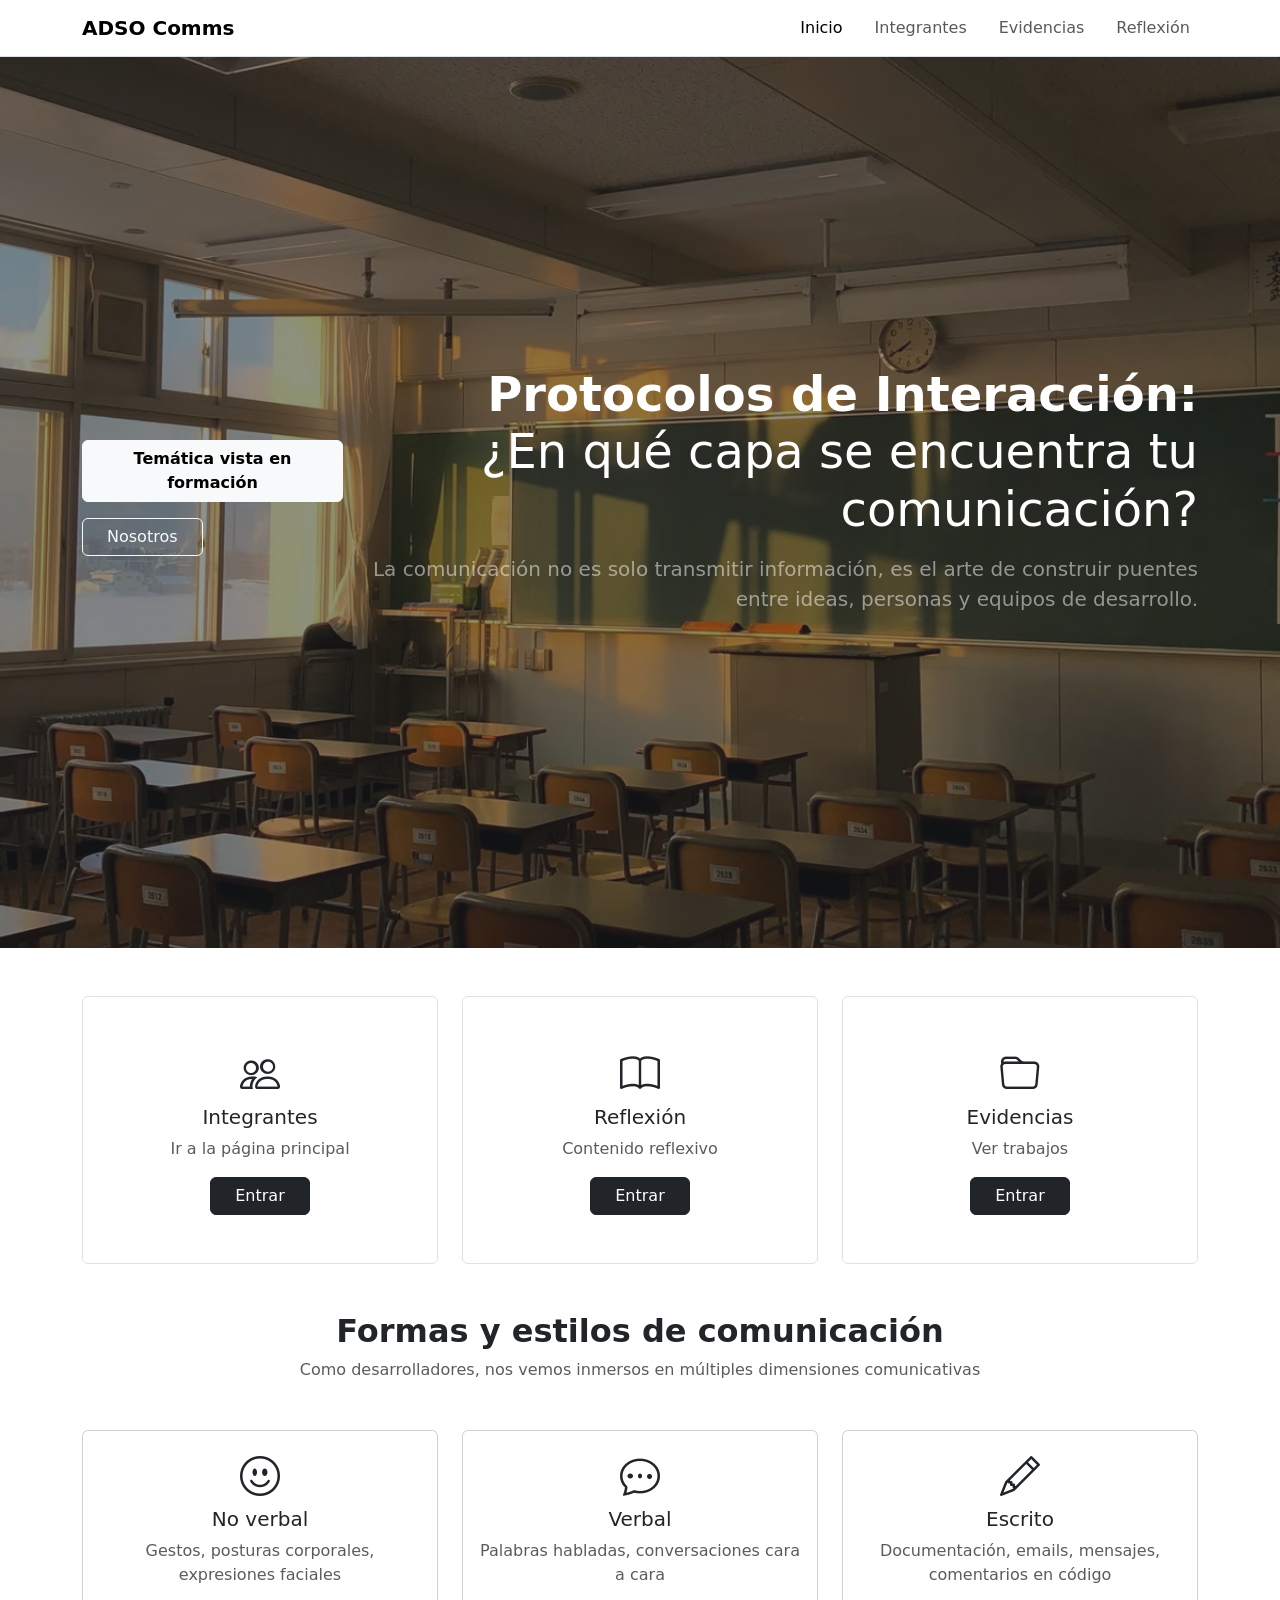
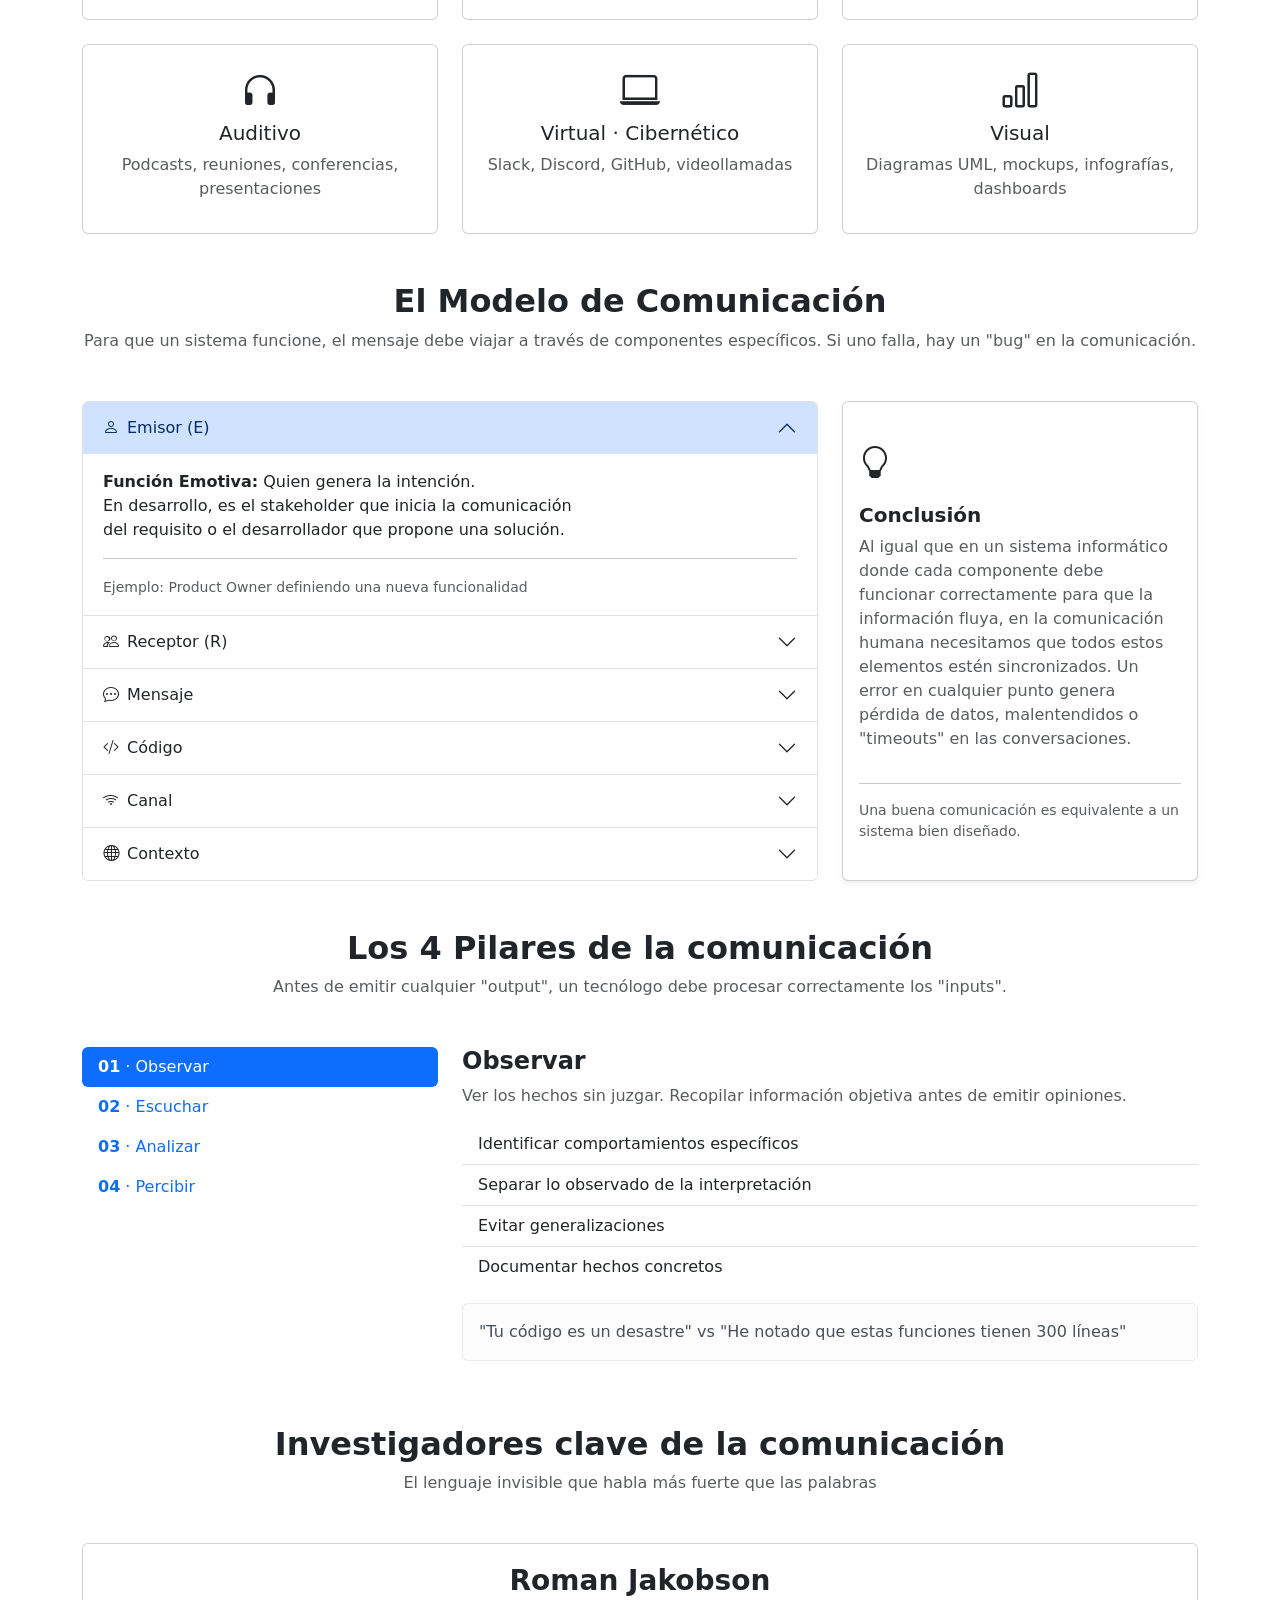
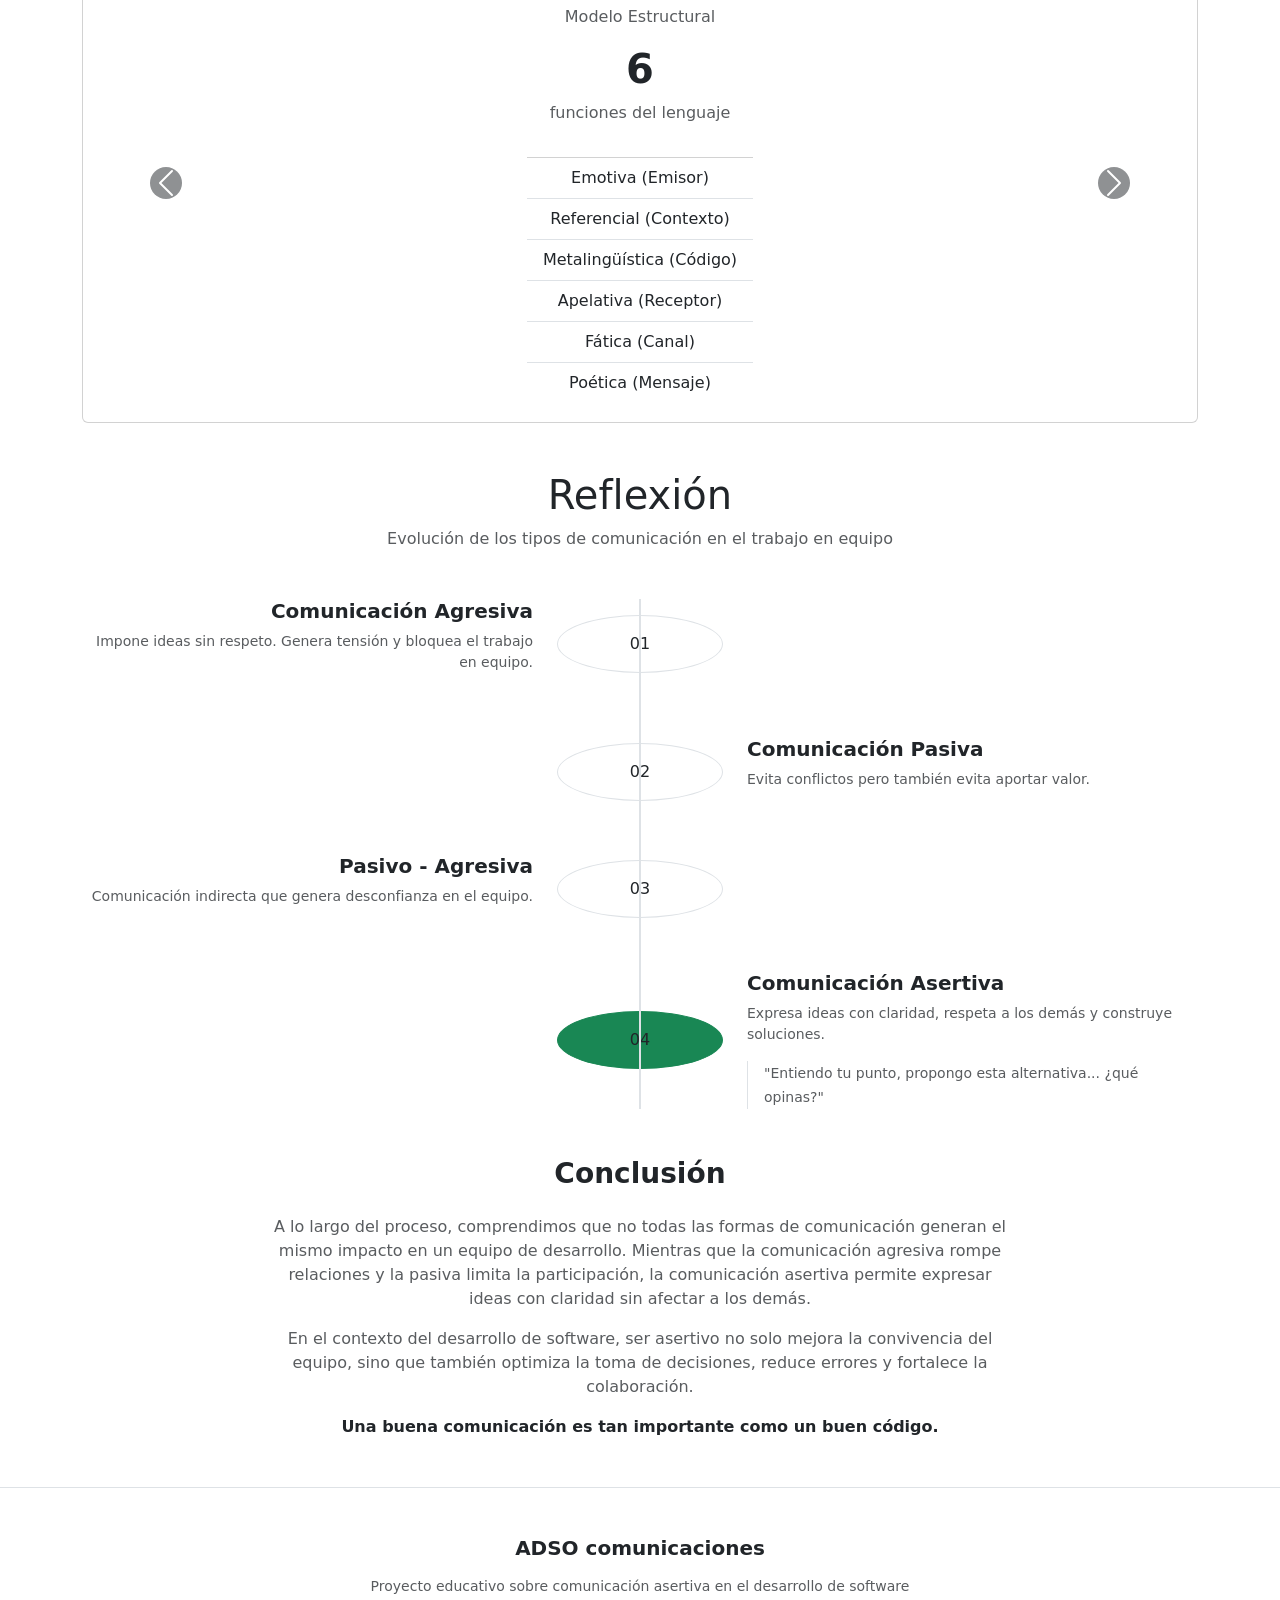
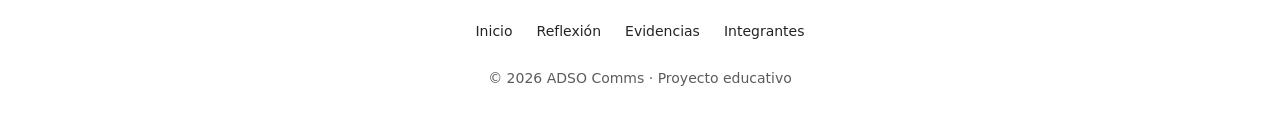
<file: index.html>
<!DOCTYPE html>
<html lang="es">
<head>
<meta charset="UTF-8">
<meta name="viewport" content="width=device-width, initial-scale=1.0">
<title>ADSO Comms · Inicio</title>
<link rel="stylesheet" href="index.css">
<link href="https://cdn.jsdelivr.net/npm/bootstrap-icons/font/bootstrap-icons.css" rel="stylesheet">
<link href="https://cdn.jsdelivr.net/npm/bootstrap@5.3.8/dist/css/bootstrap.min.css" rel="stylesheet">
<link href="https://fonts.googleapis.com/css2?family=Syne:wght@400;700;800&family=IBM+Plex+Sans:ital,wght@0,400;0,600;1,400&family=IBM+Plex+Mono:wght@400;600&display=swap" rel="stylesheet">

</head>
<body class="pt-5">

<nav class="navbar navbar-expand-lg bg-white border-bottom fixed-top">
  <div class="container">

    <a class="navbar-brand fw-bold" href="index.html" >ADSO Comms</a>

    <button class="navbar-toggler" type="button" data-bs-toggle="collapse" data-bs-target="#menu">
      <span class="navbar-toggler-icon"></span>
    </button>

    <div class="collapse navbar-collapse justify-content-end" id="menu">
      <ul class="navbar-nav gap-3">
        <li class="nav-item">
          <a class="nav-link active" href="index.html" >Inicio</a>
        </li>
        <li class="nav-item">
          <a class="nav-link" href="integrantescomms.html">Integrantes</a>
        </li>
        <li class="nav-item">
          <a class="nav-link" href="evidenciascomms.html">Evidencias</a>
        </li>
        <li class="nav-item">
          <a class="nav-link" href="integrantescomms.html#reflexion">Reflexión</a>
        </li>
      </ul>
    </div>
  </div>
</nav>

<section class="vh-100 d-flex align-items-center text-white position-relative"
         style="background: url('hero.avif')  center/cover no-repeat;">

  <!-- Overlay -->
  <div class="position-absolute top-0 start-0 w-100 h-100 bg-dark opacity-50"></div>

  <div class="container position-relative">
    <div class="row align-items-center">

      <!-- IZQUIERDA → BOTONES -->
      <div class="col-lg-3 d-flex justify-content-lg-start justify-content-center">
        <div class="d-flex gap-3 flex-wrap">
          <a href="#tematica" class="btn btn-light px-4 fw-semibold">
            Temática vista en formación
          </a>

          <a href="#footer" class="btn btn-outline-light px-4">
            Nosotros
          </a>
        </div>
      </div>

      <!-- DERECHA → TEXTO -->
      <div class="col-lg-9 text-lg-end text-center">

        <h1 class="fw-bold display-5">
          Protocolos de Interacción:<br>
          <span class="fw-light">¿En qué capa se encuentra tu comunicación?</span>
        </h1>

        <p class="lead mt-3 text-white-50">
          La comunicación no es solo transmitir información, es el arte de construir puentes entre ideas, personas y equipos de desarrollo.
        </p>

      </div>

    </div>
  </div>

</section>


<section class="container my-5">
  <div class="row g-4">

    <div class="col-md-4">
      <div class="card text-center border">
        <div class="card-body py-5">
          <i class="bi bi-people fs-1 mb-3"></i>
          <h5 class="card-title">Integrantes</h5>
          <p class="text-muted">Ir a la página principal</p>
          <a href="integrantescomms.html" class="btn btn-dark px-4">Entrar</a>
        </div>
      </div>
    </div>

    <div class="col-md-4">
      <div class="card text-center border">
        <div class="card-body py-5">
          <i class="bi bi-book fs-1 mb-3"></i>
          <h5 class="card-title">Reflexión</h5>
          <p class="text-muted">Contenido reflexivo</p>
          <a href="integrantescomms.html#reflexion" class="btn btn-dark px-4">Entrar</a>
        </div>
      </div>
    </div>

    <div class="col-md-4">
      <div class="card text-center border">
        <div class="card-body py-5">
          <i class="bi bi-folder fs-1 mb-3"></i>
          <h5 class="card-title">Evidencias</h5>
          <p class="text-muted">Ver trabajos</p>
          <a href="evidenciascomms.html" class="btn btn-dark px-4">Entrar</a>
        </div>
      </div>
    </div>
  </div>
</section>

<section class="container my-5" id="tematica">

  <!-- TÍTULO -->
  <div class="text-center mb-5">
    <h2 class="fw-bold">Formas y estilos de comunicación</h2>
    <p class="text-muted">
      Como desarrolladores, nos vemos inmersos en múltiples dimensiones comunicativas
    </p>
  </div>

  <!-- GRID -->
  <div class="row g-4">

    <!-- ITEM -->
    <div class="col-md-4">
      <div class="card text-center h-100">
        <div class="card-body">
          <i class="bi bi-emoji-smile fs-1 mb-3"></i>
          <h5>No verbal</h5>
          <p class="text-muted">Gestos, posturas corporales, expresiones faciales</p>
        </div>
      </div>
    </div>

    <div class="col-md-4">
      <div class="card text-center h-100">
        <div class="card-body">
          <i class="bi bi-chat-dots fs-1 mb-3"></i>
          <h5>Verbal</h5>
          <p class="text-muted">Palabras habladas, conversaciones cara a cara</p>
        </div>
      </div>
    </div>

    <div class="col-md-4">
      <div class="card text-center h-100">
        <div class="card-body">
          <i class="bi bi-pencil fs-1 mb-3"></i>
          <h5>Escrito</h5>
          <p class="text-muted">Documentación, emails, mensajes, comentarios en código</p>
        </div>
      </div>
    </div>

    <div class="col-md-4">
      <div class="card text-center h-100">
        <div class="card-body">
          <i class="bi bi-headphones fs-1 mb-3"></i>
          <h5>Auditivo</h5>
          <p class="text-muted">Podcasts, reuniones, conferencias, presentaciones</p>
        </div>
      </div>
    </div>

    <div class="col-md-4">
      <div class="card text-center h-100">
        <div class="card-body">
          <i class="bi bi-laptop fs-1 mb-3"></i>
          <h5>Virtual · Cibernético</h5>
          <p class="text-muted">Slack, Discord, GitHub, videollamadas</p>
        </div>
      </div>
    </div>

    <div class="col-md-4">
      <div class="card text-center h-100">
        <div class="card-body">
          <i class="bi bi-bar-chart fs-1 mb-3"></i>
          <h5>Visual</h5>
          <p class="text-muted">Diagramas UML, mockups, infografías, dashboards</p>
        </div>
      </div>
    </div>

  </div>

</section>

<div class="divider"></div>

<section class="container my-5">

  <!-- TITULO -->
  <div class="text-center mb-5">
    <h2 class="fw-bold">El Modelo de Comunicación</h2>
    <p class="text-muted">
      Para que un sistema funcione, el mensaje debe viajar a través de componentes específicos.
      Si uno falla, hay un "bug" en la comunicación.
    </p>
  </div>

  <div class="row g-4">

    <!-- IZQUIERDA → ACCORDION -->
    <div class="col-lg-8">

      <div class="accordion" id="modeloComunicacion">

        <!-- EMISOR -->
        <div class="accordion-item">
          <h2 class="accordion-header">
            <button class="accordion-button" data-bs-toggle="collapse" data-bs-target="#emisor">
              <i class="bi bi-person me-2"></i> Emisor (E)
            </button>
          </h2>
          <div id="emisor" class="accordion-collapse collapse show" data-bs-parent="#modeloComunicacion">
            <div class="accordion-body">
              <strong>Función Emotiva:</strong> Quien genera la intención. <br>
              En desarrollo, es el stakeholder que inicia la comunicación <br>
              del requisito o el desarrollador que propone una solución.
              <hr>
              <small class="text-muted">Ejemplo: Product Owner definiendo una nueva funcionalidad</small>
            </div>
          </div>
        </div>

        <!-- RECEPTOR -->
        <div class="accordion-item">
          <h2 class="accordion-header">
            <button class="accordion-button collapsed" data-bs-toggle="collapse" data-bs-target="#receptor">
              <i class="bi bi-people me-2"></i> Receptor (R)
            </button>
          </h2>
          <div id="receptor" class="accordion-collapse collapse" data-bs-parent="#modeloComunicacion">
            <div class="accordion-body">
              <strong>Función Apelativa:</strong> Quien procesa la información. <br>
              El equipo de desarrollo que recibe y ejecuta las órdenes o el cliente <br>
              que recibe actualizaciones.
              <hr>
              <small class="text-muted">Ejemplo: Equipo Scrum recibiendo user stories</small>
            </div>
          </div>
        </div>

        <!-- MENSAJE -->
        <div class="accordion-item">
          <h2 class="accordion-header">
            <button class="accordion-button collapsed" data-bs-toggle="collapse" data-bs-target="#mensaje">
              <i class="bi bi-chat-dots me-2"></i> Mensaje
            </button>
          </h2>
          <div id="mensaje" class="accordion-collapse collapse" data-bs-parent="#modeloComunicacion">
            <div class="accordion-body">
              <strong>Función Poética:</strong> El paquete de datos transmitido. <br>
              La información estructurada que contiene el contenido a comunicar.
              <hr>
              <small class="text-muted">Ejemplo: Especificación técnica o documentación de API</small>
            </div>
          </div>
        </div>

        <!-- CODIGO -->
        <div class="accordion-item">
          <h2 class="accordion-header">
            <button class="accordion-button collapsed" data-bs-toggle="collapse" data-bs-target="#codigo">
              <i class="bi bi-code-slash me-2"></i> Código
            </button>
          </h2>
          <div id="codigo" class="accordion-collapse collapse" data-bs-parent="#modeloComunicacion">
            <div class="accordion-body">
              <strong>Función Metalingüística:</strong> El lenguaje o protocolo usado. <br>
              Puede ser lenguaje natural, diagramas UML, o código de programación compartido.
              <hr>
              <small class="text-muted">Ejemplo: JavaScript, diagramas, Jira</small>
            </div>
          </div>
        </div>

        <!-- CANAL -->
        <div class="accordion-item">
          <h2 class="accordion-header">
            <button class="accordion-button collapsed" data-bs-toggle="collapse" data-bs-target="#canal">
              <i class="bi bi-wifi me-2"></i> Canal
            </button>
          </h2>
          <div id="canal" class="accordion-collapse collapse" data-bs-parent="#modeloComunicacion">
            <div class="accordion-body">
              <strong>Función Fática:</strong> El medio físico o virtual por donde viaja el mensaje. <br>
              Si falla el canal, hay un "404" en la comunicación.
              <hr>
              <small class="text-muted">Ejemplo: Slack, Zoom, email</small>
            </div>
          </div>
        </div>

        <!-- CONTEXTO -->
        <div class="accordion-item">
          <h2 class="accordion-header">
            <button class="accordion-button collapsed" data-bs-toggle="collapse" data-bs-target="#contexto">
              <i class="bi bi-globe me-2"></i> Contexto
            </button>
          </h2>
          <div id="contexto" class="accordion-collapse collapse" data-bs-parent="#modeloComunicacion">
            <div class="accordion-body">
              <strong>Función Referencial:</strong> El entorno que da sentido a los datos. <br>
              Sin contexto, el mensaje puede malinterpretarse completamente.
              <hr>
              <small class="text-muted">Ejemplo: Sprint, deadline, tecnologías</small>
            </div>
          </div>
        </div>

      </div>

    </div>

    <!-- DERECHA → CONCLUSIÓN -->
    <div class="col-lg-4">

      <div class="card h-100 shadow-sm">
        <div class="card-body d-flex flex-column justify-content-center">

          <i class="bi bi-lightbulb fs-2 mb-3"></i>

          <h5 class="fw-bold">Conclusión</h5>

          <p class="text-muted">
            Al igual que en un sistema informático donde cada componente debe 
            funcionar correctamente para que la información fluya, en la comunicación 
            humana necesitamos que todos estos elementos estén sincronizados. 
            Un error en cualquier punto genera pérdida de datos, malentendidos o "timeouts" 
            en las conversaciones.
          </p>

          <hr>

          <small class="text-muted">
            Una buena comunicación es equivalente a un sistema bien diseñado.
          </small>

        </div>
      </div>

    </div>

  </div>

</section>


<div class="divider"></div>
<section class="container my-5">

  <!-- TITULO -->
  <div class="text-center mb-5">
    <h2 class="fw-bold">Los 4 Pilares de la comunicación</h2>
    <p class="text-muted">
      Antes de emitir cualquier "output", un tecnólogo debe procesar correctamente los "inputs".
    </p>
  </div>

  <div class="row">

    <!-- IZQUIERDA → PILARES -->
    <div class="col-lg-4 mb-4">

      <div class="nav flex-column nav-pills" id="pilares-tab" role="tablist">

        <button class="nav-link active text-start" data-bs-toggle="pill" data-bs-target="#p1">
          <strong>01</strong> · Observar
        </button>

        <button class="nav-link text-start" data-bs-toggle="pill" data-bs-target="#p2">
          <strong>02</strong> · Escuchar
        </button>

        <button class="nav-link text-start" data-bs-toggle="pill" data-bs-target="#p3">
          <strong>03</strong> · Analizar
        </button>

        <button class="nav-link text-start" data-bs-toggle="pill" data-bs-target="#p4">
          <strong>04</strong> · Percibir
        </button>

      </div>

    </div>

    <!-- DERECHA → CONTENIDO -->
    <div class="col-lg-8">

      <div class="tab-content">

        <!-- OBSERVAR -->
        <div class="tab-pane fade show active" id="p1">

          <h4 class="fw-bold">Observar</h4>
          <p class="text-muted">
            Ver los hechos sin juzgar. Recopilar información objetiva antes de emitir opiniones.
          </p>

          <ul class="list-group list-group-flush mb-3">
            <li class="list-group-item">Identificar comportamientos específicos</li>
            <li class="list-group-item">Separar lo observado de la interpretación</li>
            <li class="list-group-item">Evitar generalizaciones</li>
            <li class="list-group-item">Documentar hechos concretos</li>
          </ul>

          <div class="alert alert-light">
            "Tu código es un desastre" vs "He notado que estas funciones tienen 300 líneas"
          </div>

        </div>

        <!-- ESCUCHAR -->
        <div class="tab-pane fade" id="p2">

          <h4 class="fw-bold">Escuchar</h4>
          <p class="text-muted">
            Atención activa al cliente o equipo. No solo oír, sino comprender el mensaje completo.
          </p>

          <div class="alert alert-light">
            Leer completamente las user stories antes de estimar evita errores de comunicación.
          </div>

        </div>

        <!-- ANALIZAR -->
        <div class="tab-pane fade" id="p3">

          <h4 class="fw-bold">Analizar</h4>
          <p class="text-muted">
            Procesar la información de forma lógica y aplicar pensamiento crítico.
          </p>

          <div class="alert alert-light">
            Como en debugging: reproduce el error antes de proponer una solución.
          </div>

        </div>

        <!-- PERCIBIR -->
        <div class="tab-pane fade" id="p4">

          <h4 class="fw-bold">Percibir</h4>
          <p class="text-muted">
            Entender el contexto y reconocer emociones propias y ajenas.
          </p>

          <div class="alert alert-light">
            La asertividad surge al combinar correctamente los 4 pilares.
          </div>

        </div>

      </div>

    </div>

  </div>

</section>
<div class="divider"></div>

<section class="container my-5">

  <!-- TITULO -->
  <div class="text-center mb-5">
    <h2 class="fw-bold">Investigadores clave de la comunicación</h2>
    <p class="text-muted">
      El lenguaje invisible que habla más fuerte que las palabras
    </p>
  </div>

  <!-- CAROUSEL -->
  <div id="investCarousel" class="carousel slide" data-bs-ride="carousel">
  <div class="carousel-inner fixed-carousel">

      <!-- JAKOBSON -->
      <div class="carousel-item active">
        <div class="card text-center p-4">

          <h3 class="fw-bold">Roman Jakobson</h3>
          <p class="text-muted">Modelo Estructural</p>

          <h1 class="fw-bold">6</h1>
          <p class="text-muted">funciones del lenguaje</p>

          <ul class="list-group list-group-flush mt-3">
            <li class="list-group-item">Emotiva (Emisor)</li>
            <li class="list-group-item">Referencial (Contexto)</li>
            <li class="list-group-item">Metalingüística (Código)</li>
            <li class="list-group-item">Apelativa (Receptor)</li>
            <li class="list-group-item">Fática (Canal)</li>
            <li class="list-group-item">Poética (Mensaje)</li>
          </ul>

        </div>
      </div>

      <!-- EKMAN -->
      <div class="carousel-item">
        <div class="card text-center p-4">

          <h3 class="fw-bold">Paul Ekman</h3>
          <p class="text-muted">Microexpresiones</p>

          <h1 class="fw-bold">7</h1>
          <p class="text-muted">emociones universales</p>

          <ul class="list-group list-group-flush mt-3">
            <li class="list-group-item">Alegría</li>
            <li class="list-group-item">Ira</li>
            <li class="list-group-item">Sorpresa</li>
            <li class="list-group-item">Tristeza</li>
            <li class="list-group-item">Miedo</li>
            <li class="list-group-item">Asco</li>
            <li class="list-group-item">Desprecio</li>
          </ul>

        </div>
      </div>

      <!-- MEHRABIAN -->
      <div class="carousel-item">
        <div class="card text-center p-4">

          <h3 class="fw-bold">Albert Mehrabian</h3>
          <p class="text-muted">Regla 7-38-55</p>

          <h5 class="fw-bold mt-3">Distribución del impacto comunicativo</h5>
          <p class="text-muted">lenguaje corporal</p>

          <div class="mt-3">

            <!-- ITEM -->
            <div class="row align-items-center mb- small">
              <div class="col-5">Palabras</div>
              <div class="col-4">
                <div class="progress" style="height: 6px;">
                  <div class="progress-bar" style="width: 7%"></div>
                </div>
              </div>
              <div class="col-3 text-end">7%</div>
            </div>

            <!-- ITEM -->
            <div class="row align-items-center mb-2 small">
              <div class="col-5 text-nowrap">Tono de voz</div>
              <div class="col-4">
                <div class="progress" style="height: 6px;">
                  <div class="progress-bar bg-secondary" style="width: 38%"></div>
                </div>
              </div>
              <div class="col-3 text-end text-nowrap">38%</div>
            </div>

            <!-- ITEM -->
            <div class="row align-items-center small">
              <div class="col-5 ">Lenguaje corporal</div>
              <div class="col-4">
                <div class="progress" style="height: 6px;">
                  <div class="progress-bar bg-dark" style="width: 55%"></div>
                </div>
              </div>
              <div class="col-3 text-end">55%</div>
            </div>

          </div>
        </div>
      </div>

    </div>

    <!-- BOTONES -->
    <button class="carousel-control-prev" type="button" data-bs-target="#investCarousel" data-bs-slide="prev">
      <span class="carousel-control-prev-icon bg-dark rounded-circle"></span>
    </button>

    <button class="carousel-control-next" type="button" data-bs-target="#investCarousel" data-bs-slide="next">
      <span class="carousel-control-next-icon bg-dark rounded-circle"></span>
    </button>

  </div>

</section>

<section class="container my-5">

  <!-- TITULO -->
  <div class="text-center mb-5">
    <h1 class="fw-light">Reflexión</h1>
    <p class="text-muted">
      Evolución de los tipos de comunicación en el trabajo en equipo
    </p>
  </div>

  <div class="position-relative">

    <!-- LINEA -->
    <div class="position-absolute top-0 start-50 translate-middle-x h-100 border"></div>

    <!-- ITEM -->
    <div class="row mb-5 align-items-center">

      <div class="col-md-5 text-end">
        <h5 class="fw-semibold">Comunicación Agresiva</h5>
        <p class="text-muted small">
          Impone ideas sin respeto. Genera tensión y bloquea el trabajo en equipo.
        </p>
      </div>

      <div class="col-md-2 text-center">
        <div class="rounded-circle border p-3">01</div>
      </div>

      <div class="col-md-5"></div>

    </div>

    <!-- ITEM -->
    <div class="row mb-5 align-items-center">

      <div class="col-md-5"></div>

      <div class="col-md-2 text-center">
        <div class="rounded-circle border p-3 bg-white">02</div>
      </div>

      <div class="col-md-5">
        <h5 class="fw-semibold">Comunicación Pasiva</h5>
        <p class="text-muted small">
          Evita conflictos pero también evita aportar valor.
        </p>
      </div>

    </div>

    <!-- ITEM -->
    <div class="row mb-5 align-items-center">

      <div class="col-md-5 text-end">
        <h5 class="fw-semibold">Pasivo - Agresiva</h5>
        <p class="text-muted small">
          Comunicación indirecta que genera desconfianza en el equipo.
        </p>
      </div>

      <div class="col-md-2 text-center">
        <div class="rounded-circle border p-3 bg-white">03</div>
      </div>

      <div class="col-md-5"></div>

    </div>

    <!-- DESTACADO -->
    <div class="row mb-5 align-items-center">

      <div class="col-md-5"></div>

      <div class="col-md-2 text-center">
        <div class="rounded-circle border border-success p-3 bg-success text-dark">
          04
        </div>
      </div>

      <div class="col-md-5">
        <h5 class="fw-bold">Comunicación Asertiva</h5>
        <p class="text-muted small">
          Expresa ideas con claridad, respeta a los demás y construye soluciones.
        </p>

        <div class="border-start ps-3 mt-3">
          <small class="text-muted">
            "Entiendo tu punto, propongo esta alternativa... ¿qué opinas?"
          </small>
        </div>
      </div>

    </div>

  </div>

</section>

<section class="container my-5 text-center">

  <div class="col-lg-8 mx-auto">

    <h3 class="fw-semibold mb-4">Conclusión</h3>

    <p class="text-muted">
      A lo largo del proceso, comprendimos que no todas las formas de comunicación
      generan el mismo impacto en un equipo de desarrollo. Mientras que la comunicación
      agresiva rompe relaciones y la pasiva limita la participación, la comunicación
      asertiva permite expresar ideas con claridad sin afectar a los demás.
    </p>

    <p class="text-muted">
      En el contexto del desarrollo de software, ser asertivo no solo mejora la
      convivencia del equipo, sino que también optimiza la toma de decisiones,
      reduce errores y fortalece la colaboración.
    </p>

    <p class="fw-semibold">
      Una buena comunicación es tan importante como un buen código.
    </p>

  </div>

</section>



<footer class="border-top mt-5 py-5" id="footer">
  <div class="container text-center">
    <!-- MARCA -->
    <h5 class="fw-semibold mb-3">ADSO comunicaciones</h5>
    <!-- DESCRIPCIÓN -->
    <p class="text-muted small mb-4">Proyecto educativo sobre comunicación asertiva en el desarrollo de software</p>
    <!-- NAVEGACIÓN -->
    <div class="d-flex justify-content-center gap-4 mb-4 flex-wrap">
      <a href="index.html"  class="text-dark text-decoration-none small">Inicio</a>
      <a href="integrantescomms.html#reflexion" class="text-dark text-decoration-none small">Reflexión</a>
      <a href="evidenciascomms.html" class="text-dark text-decoration-none small">Evidencias</a>
      <a href="integrantescomms.html" class="text-dark text-decoration-none small">Integrantes</a>
    </div>
    <!-- COPYRIGHT -->
    <small class="text-muted">
      © 2026 ADSO Comms · Proyecto educativo
    </small>
  </div>
</footer>

<script src="https://cdn.jsdelivr.net/npm/bootstrap@5.3.8/dist/js/bootstrap.bundle.min.js" integrity="sha384-FKyoEForCGlyvwx9Hj09JcYn3nv7wiPVlz7YYwJrWVcXK/BmnVDxM+D2scQbITxI" crossorigin="anonymous"></script>
</body>
</html>
</file>
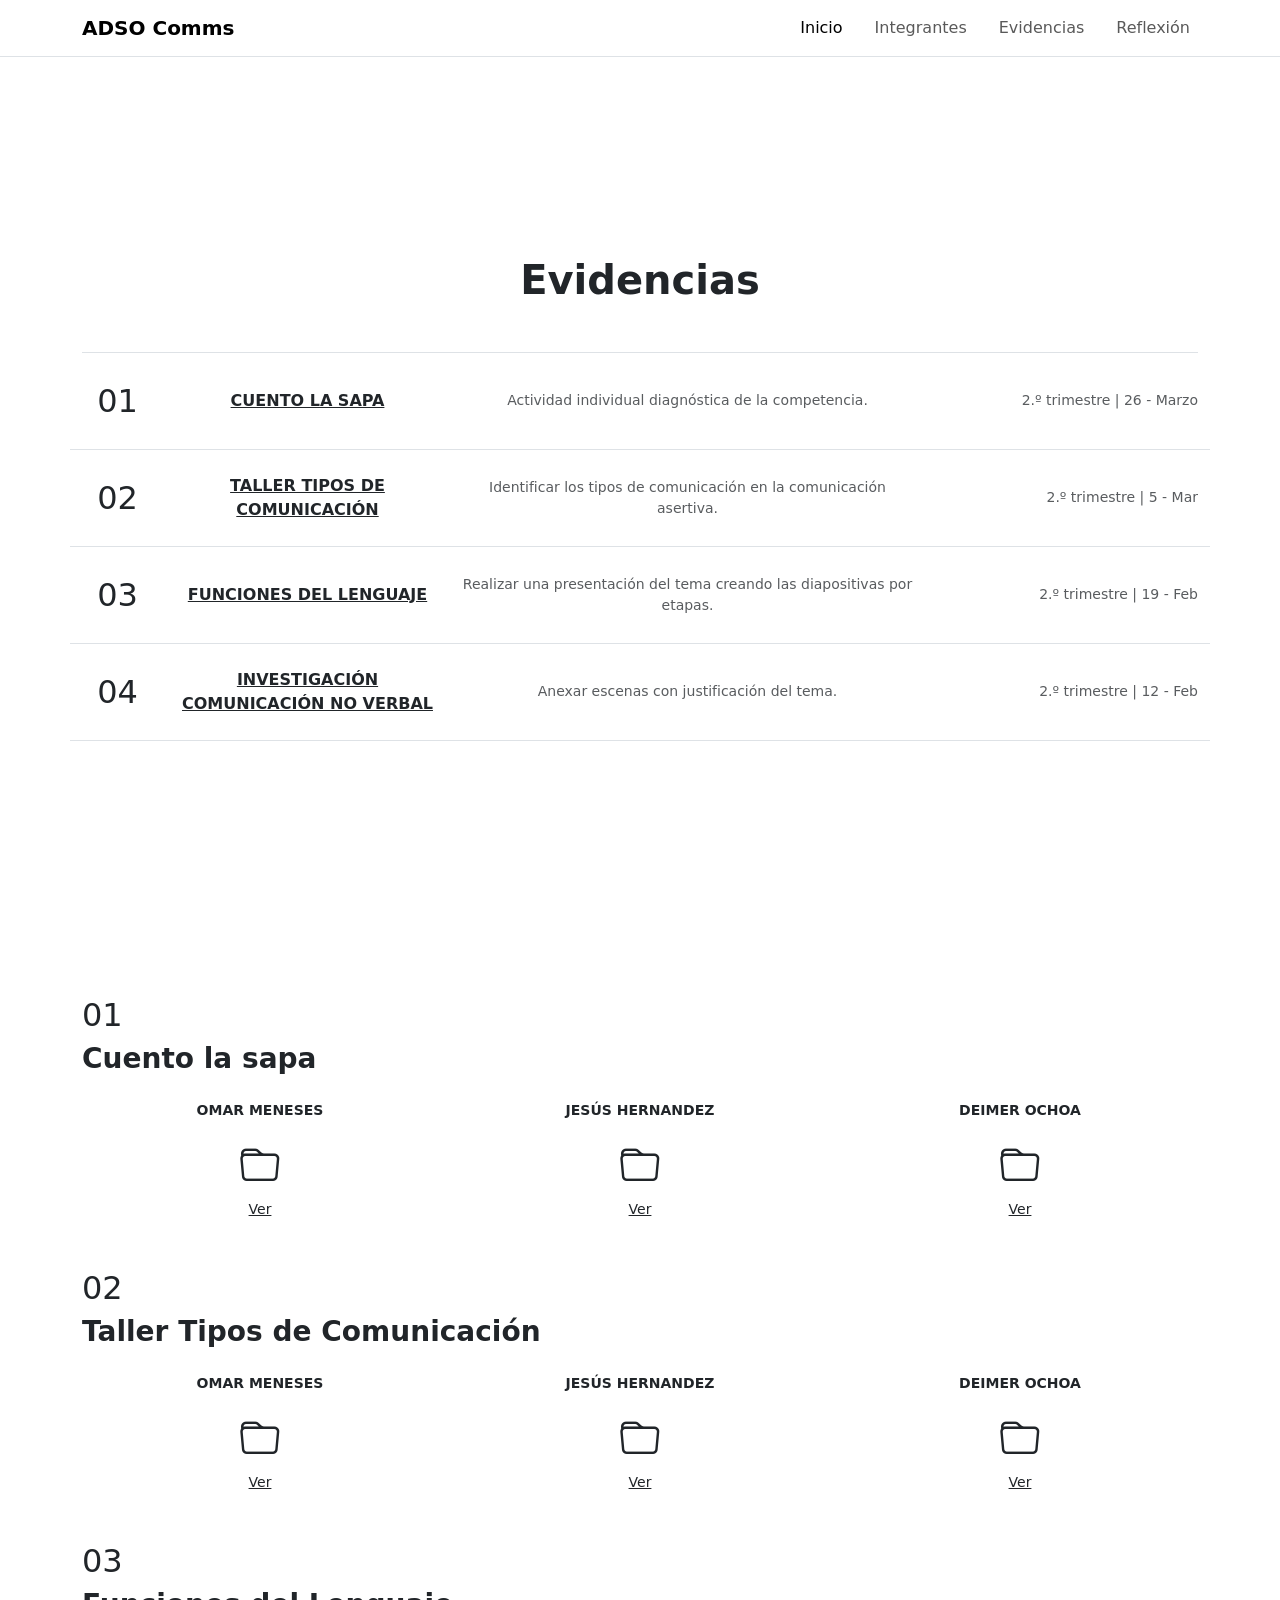
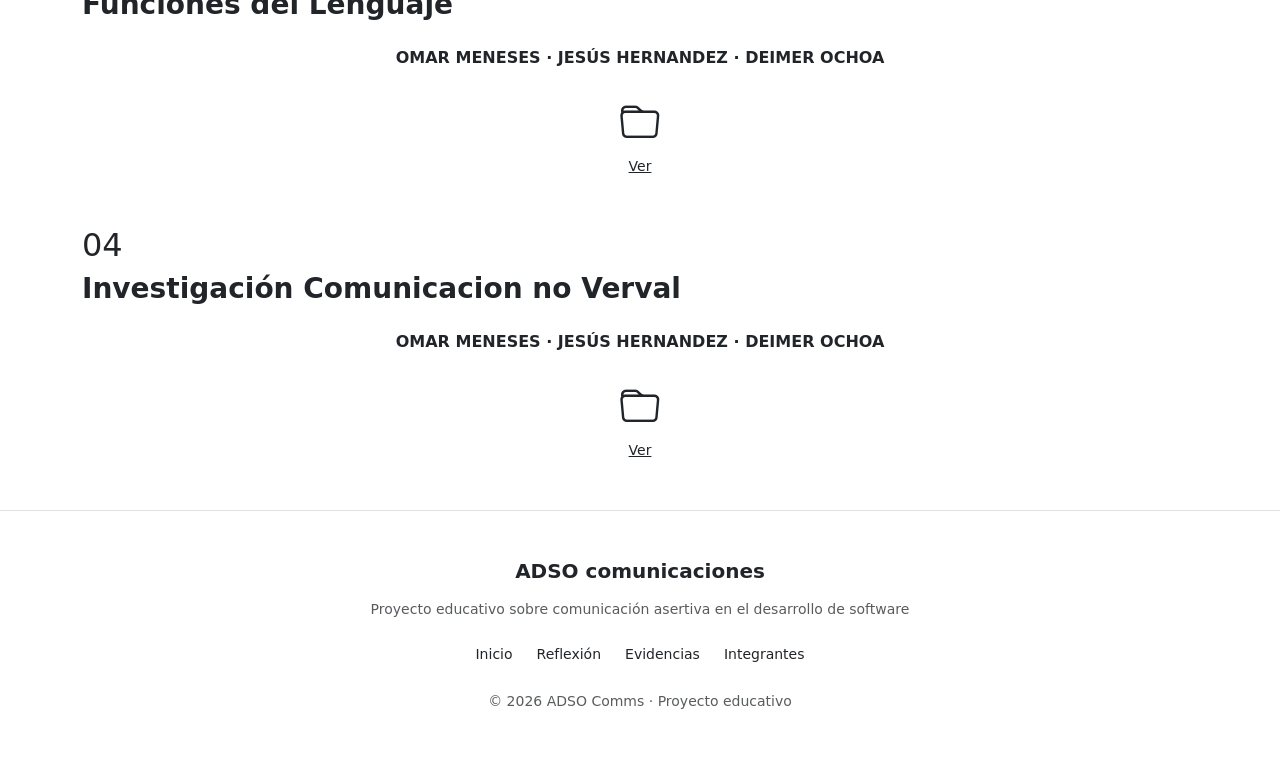
<file: Evidencias.html>
<!DOCTYPE html>
<html lang="es">
<head>
<meta charset="UTF-8">
<meta name="viewport" content="width=device-width, initial-scale=1.0">
<title>ADSO Comms · Evidencias</title>
<link href="https://cdn.jsdelivr.net/npm/bootstrap-icons/font/bootstrap-icons.css" rel="stylesheet">
<link href="https://cdn.jsdelivr.net/npm/bootstrap@5.3.8/dist/css/bootstrap.min.css" rel="stylesheet">
<link rel="stylesheet" href="index.css">

</head>
<body class="pt-5">
<nav class="navbar navbar-expand-lg bg-white border-bottom fixed-top">
  <div class="container">

    <a class="navbar-brand fw-bold" href="index.html">ADSO Comms</a>

    <button class="navbar-toggler" type="button" data-bs-toggle="collapse" data-bs-target="#menu">
      <span class="navbar-toggler-icon"></span>
    </button>

    <div class="collapse navbar-collapse justify-content-end" id="menu">
      <ul class="navbar-nav gap-3">
        <li class="nav-item">
          <a class="nav-link active" href="index.html">Inicio</a>
        </li>
        <li class="nav-item">
          <a class="nav-link" href="integrantes.html">Integrantes</a>
        </li>
        <li class="nav-item">
          <a class="nav-link" href="evidencias.html">Evidencias</a>
        </li>
        <li class="nav-item">
          <a class="nav-link" href="integrantes.html#reflexion">Reflexión</a>
        </li>
      </ul>
    </div>
  </div>
</nav>


<section class="vh-100 d-flex flex-column justify-content-center text-center">
  <div class="container">

    <!-- TITULO -->
    <div class="mb-5">
        <h1 class="fw-bold mb-5 text-center">Evidencias</h1>
    </div>

    <!-- LISTA -->
    <div class="border-top mt-5" >

      <!-- ITEM -->
      <div class="row py-4 border-bottom align-items-center">

        <div class="col-md-1 fs-2 fw-light">
          01
        </div>

        <div class="col-md-3">
          <a href="#taller1" class="fw-semibold text-dark text-decoration-underline">
            CUENTO LA SAPA
          </a>
        </div>

        <div class="col-md-5 text-muted small">
          Actividad individual diagnóstica de la competencia.
        </div>

        <div class="col-md-3 text-end text-muted small">
          2.º trimestre | 26 - Marzo
        </div>

      </div>

      <!-- ITEM -->
      <div class="row py-4 border-bottom align-items-center">

        <div class="col-md-1 fs-2 fw-light">02</div>

        <div class="col-md-3">
          <a href="#taller2" class="fw-semibold text-dark text-decoration-underline">
            TALLER TIPOS DE COMUNICACIÓN
          </a>
        </div>

        <div class="col-md-5 text-muted small">
          Identificar los tipos de comunicación en la comunicación asertiva.
        </div>

        <div class="col-md-3 text-end text-muted small">
          2.º trimestre | 5 - Mar
        </div>

      </div>

      <!-- ITEM -->
      <div class="row py-4 border-bottom align-items-center">

        <div class="col-md-1 fs-2 fw-light">03</div>

        <div class="col-md-3">
          <a href="#taller3" class="fw-semibold text-dark text-decoration-underline">
            FUNCIONES DEL LENGUAJE
          </a>
        </div>

        <div class="col-md-5 text-muted small">
          Realizar una presentación del tema creando las diapositivas por etapas.
        </div>

        <div class="col-md-3 text-end text-muted small">
          2.º trimestre | 19 - Feb
        </div>

      </div>

      <!-- ITEM -->
      <div class="row py-4 border-bottom align-items-center">

        <div class="col-md-1 fs-2 fw-light">04</div>

        <div class="col-md-3">
          <a href="#taller4" class="fw-semibold text-dark text-decoration-underline">
            INVESTIGACIÓN COMUNICACIÓN NO VERBAL
          </a>
        </div>

        <div class="col-md-5 text-muted small">
          Anexar escenas con justificación del tema.
        </div>

        <div class="col-md-3 text-end text-muted small">
          2.º trimestre | 12 - Feb
        </div>

      </div>
    </div>

    </div>

</section>

<section class="container my-5" id="taller1">

  <!-- ITEM -->
  <div class="mb-5">

    <h2 class="fw-light">01</h2>
    <h3 class="fw-semibold mb-4">Cuento la sapa</h3>

    <div class="row text-center">

      <div class="col-md-4">
        <p class="small fw-semibold">OMAR MENESES</p>
        <i class="bi bi-folder fs-1"></i>
        <div>
          <a href="sapaCarameloOmar.pdf" target="_blank" class="text-dark small">Ver</a>
        </div>
      </div>

      <div class="col-md-4">
        <p class="small fw-semibold">JESÚS HERNANDEZ</p>
        <i class="bi bi-folder fs-1"></i>
        <div>
          <a href="sapaCarameloJH.pdf" target="_blank" class="text-dark small">Ver</a> <!--  -->
        </div>
      </div>

      <div class="col-md-4">
        <p class="small fw-semibold">DEIMER OCHOA</p>
        <i class="bi bi-folder fs-1"></i>
        <div>
          <a href="sapaCarameloDO.pdf" target="_blank" class="text-dark small">Ver</a>
        </div>
      </div>

    </div>

  </div>

</section>

<section class="container my-5 " id="taller2">

  <!-- ITEM -->
  <div class="mb-5">

    <h2 class="fw-light">02</h2>
    <h3 class="fw-semibold mb-4">Taller Tipos de Comunicación</h3>

    <div class="row text-center">

      <div class="col-md-4">
        <p class="small fw-semibold">OMAR MENESES</p>
        <i class="bi bi-folder fs-1"></i>
        <div>
          <a href="TiposdecomunicacionOmar.pdf" target="_blank" class="text-dark small">Ver</a>
        </div>
      </div>

      <div class="col-md-4">
        <p class="small fw-semibold">JESÚS HERNANDEZ</p>
        <i class="bi bi-folder fs-1"></i>
        <div>
          <a href="TiposdecomunicacionJH.pdf" target="_blank" class="text-dark small">Ver</a> <!--  -->
        </div>
      </div>

      <div class="col-md-4">
        <p class="small fw-semibold">DEIMER OCHOA</p>
        <i class="bi bi-folder fs-1"></i>
        <div>
          <a href="TiposdeComunicacionDOpdf.pdf" target="_blank" class="text-dark small">Ver</a>
        </div>
      </div>

    </div>

  </div>

</section>


<section class="container my-5" id="taller3">

  <!-- ITEM -->
  <div class="mb-5">

    <h2 class="fw-light">03</h2>
    <h3 class="fw-semibold mb-4">Funciones del Lenguaje</h3>

    <div class="row justify-content-center text-center">
      <div class="col-md-6 ">
        <p class="fw-semibold mb-4">
          OMAR MENESES · JESÚS HERNANDEZ · DEIMER OCHOA
        </p>
        <i class="bi bi-folder fs-1"></i>
        <div>
          <a href="FuncionesFundamentalesdelLenguaje.pdf" target="_blank" class="text-dark small">Ver</a>
        </div>
      </div>
    </div>
  </div>
</section>

<section class="container my-5" id="taller4">

  <!-- ITEM -->
  <div class="mb-5">
    <h2 class="fw-light">04</h2>
    <h3 class="fw-semibold mb-4">Investigación Comunicacion no Verval</h3>

    <div class="row justify-content-center text-center">
      <div class="col-md-6 ">
        <p class="fw-semibold mb-4">
          OMAR MENESES · JESÚS HERNANDEZ · DEIMER OCHOA
        </p>
        <i class="bi bi-folder fs-1"></i>
        <div>
          <a href="KinesisComunicacionNoVerval.pdf" target="_blank" class="text-dark small">Ver</a>
        </div>
      </div>
    </div>
  </div>
</section>

<footer class="border-top mt-5 py-5">
  <div class="container text-center">
    <!-- MARCA -->
    <h5 class="fw-semibold mb-3">ADSO comunicaciones</h5>
    <!-- DESCRIPCIÓN -->
    <p class="text-muted small mb-4">Proyecto educativo sobre comunicación asertiva en el desarrollo de software</p>
    <!-- NAVEGACIÓN -->
    <div class="d-flex justify-content-center gap-4 mb-4 flex-wrap">
      <a href="index.html"  class="text-dark text-decoration-none small">Inicio</a>
      <a href="integrantes.html#reflexion" class="text-dark text-decoration-none small">Reflexión</a>
      <a href="evidencias.html" class="text-dark text-decoration-none small">Evidencias</a>
      <a href="integrantes.html" class="text-dark text-decoration-none small">Integrantes</a>
    </div>
    <!-- COPYRIGHT -->
    <small class="text-muted">
      © 2026 ADSO Comms · Proyecto educativo
    </small>
  </div>
</footer>

<script src="https://cdn.jsdelivr.net/npm/bootstrap@5.3.8/dist/js/bootstrap.bundle.min.js"></script>
</body>
</html>
</file>
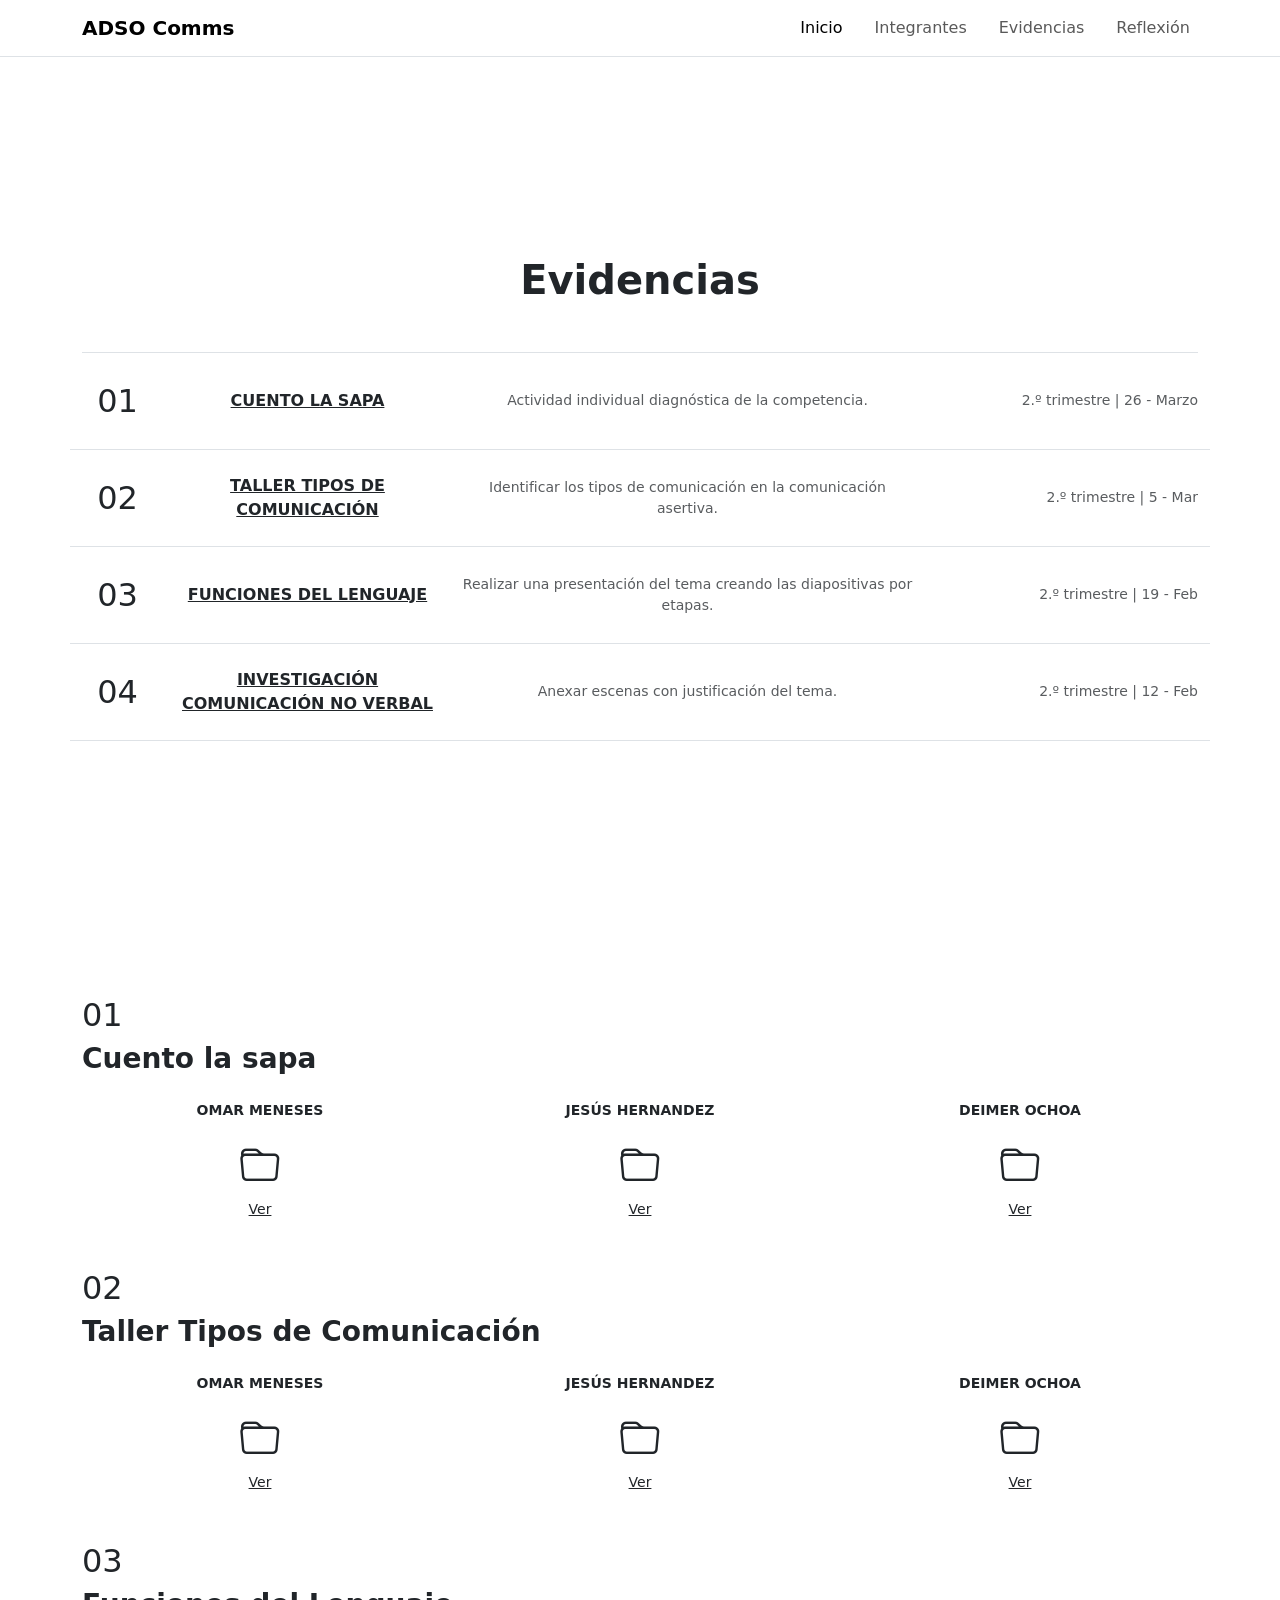
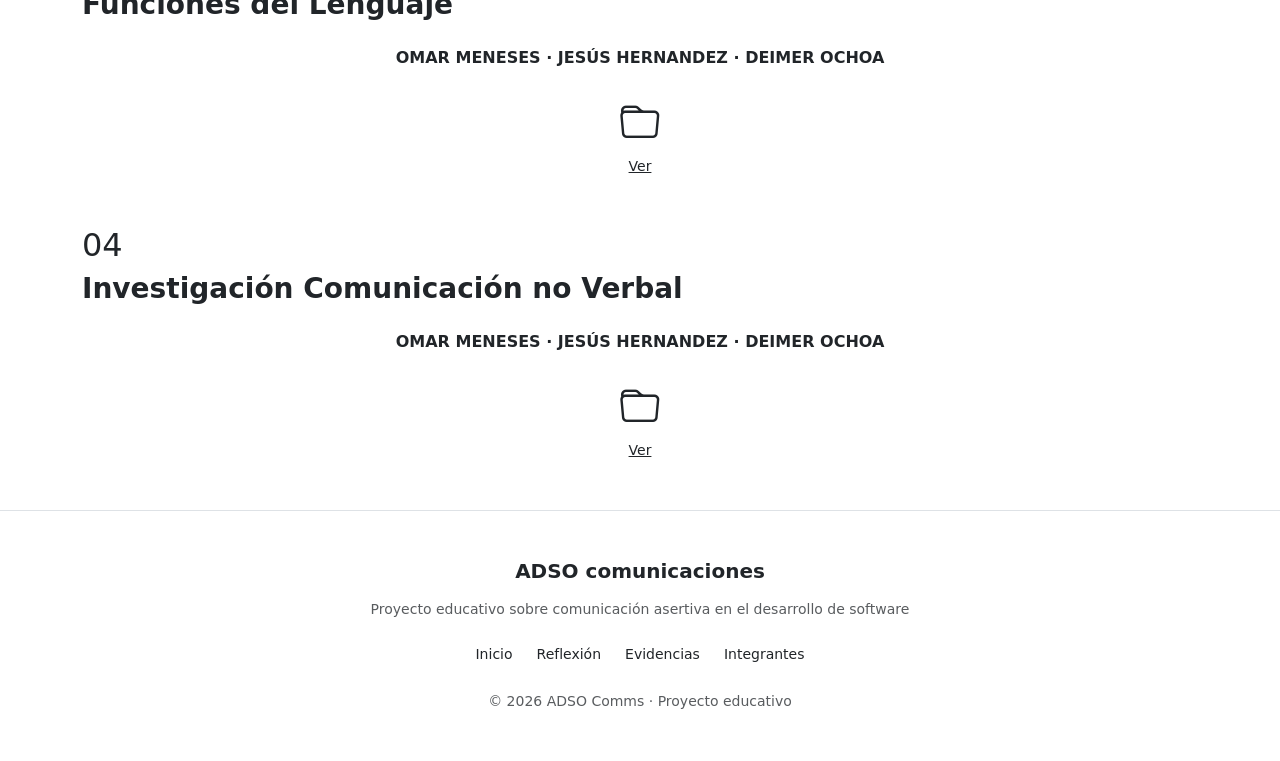
<file: evidenciascomms.html>
<!DOCTYPE html>
<html lang="es">
<head>
<meta charset="UTF-8">
<meta name="viewport" content="width=device-width, initial-scale=1.0">
<title>ADSO Comms · Evidencias</title>
<link href="https://cdn.jsdelivr.net/npm/bootstrap-icons/font/bootstrap-icons.css" rel="stylesheet">
<link href="https://cdn.jsdelivr.net/npm/bootstrap@5.3.8/dist/css/bootstrap.min.css" rel="stylesheet">
<link rel="stylesheet" href="index.css">

</head>
<body class="pt-5">
<nav class="navbar navbar-expand-lg bg-white border-bottom fixed-top">
  <div class="container">

    <a class="navbar-brand fw-bold" href="index.html">ADSO Comms</a>

    <button class="navbar-toggler" type="button" data-bs-toggle="collapse" data-bs-target="#menu">
      <span class="navbar-toggler-icon"></span>
    </button>

    <div class="collapse navbar-collapse justify-content-end" id="menu">
      <ul class="navbar-nav gap-3">
        <li class="nav-item">
          <a class="nav-link active" href="index.html">Inicio</a>
        </li>
        <li class="nav-item">
          <a class="nav-link" href="integrantescomms.html">Integrantes</a>
        </li>
        <li class="nav-item">
          <a class="nav-link" href="evidenciascomms.html">Evidencias</a>
        </li>
        <li class="nav-item">
          <a class="nav-link" href="integrantescomms.html#reflexion">Reflexión</a>
        </li>
      </ul>
    </div>
  </div>
</nav>


<section class="vh-100 d-flex flex-column justify-content-center text-center">
  <div class="container">

    <!-- TITULO -->
    <div class="mb-5">
        <h1 class="fw-bold mb-5 text-center">Evidencias</h1>
    </div>

    <!-- LISTA -->
    <div class="border-top mt-5" >

      <!-- ITEM -->
      <div class="row py-4 border-bottom align-items-center">

        <div class="col-md-1 fs-2 fw-light">
          01
        </div>

        <div class="col-md-3">
          <a href="#taller1" class="fw-semibold text-dark text-decoration-underline">
            CUENTO LA SAPA
          </a>
        </div>

        <div class="col-md-5 text-muted small">
          Actividad individual diagnóstica de la competencia.
        </div>

        <div class="col-md-3 text-end text-muted small">
          2.º trimestre | 26 - Marzo
        </div>

      </div>

      <!-- ITEM -->
      <div class="row py-4 border-bottom align-items-center">

        <div class="col-md-1 fs-2 fw-light">02</div>

        <div class="col-md-3">
          <a href="#taller2" class="fw-semibold text-dark text-decoration-underline">
            TALLER TIPOS DE COMUNICACIÓN
          </a>
        </div>

        <div class="col-md-5 text-muted small">
          Identificar los tipos de comunicación en la comunicación asertiva.
        </div>

        <div class="col-md-3 text-end text-muted small">
          2.º trimestre | 5 - Mar
        </div>

      </div>

      <!-- ITEM -->
      <div class="row py-4 border-bottom align-items-center">

        <div class="col-md-1 fs-2 fw-light">03</div>

        <div class="col-md-3">
          <a href="#taller3" class="fw-semibold text-dark text-decoration-underline">
            FUNCIONES DEL LENGUAJE
          </a>
        </div>

        <div class="col-md-5 text-muted small">
          Realizar una presentación del tema creando las diapositivas por etapas.
        </div>

        <div class="col-md-3 text-end text-muted small">
          2.º trimestre | 19 - Feb
        </div>

      </div>

      <!-- ITEM -->
      <div class="row py-4 border-bottom align-items-center">

        <div class="col-md-1 fs-2 fw-light">04</div>

        <div class="col-md-3">
          <a href="#taller4" class="fw-semibold text-dark text-decoration-underline">
            INVESTIGACIÓN COMUNICACIÓN NO VERBAL
          </a>
        </div>

        <div class="col-md-5 text-muted small">
          Anexar escenas con justificación del tema.
        </div>

        <div class="col-md-3 text-end text-muted small">
          2.º trimestre | 12 - Feb
        </div>

      </div>
    </div>

    </div>

</section>

<section class="container my-5" id="taller1">

  <!-- ITEM -->
  <div class="mb-5">

    <h2 class="fw-light">01</h2>
    <h3 class="fw-semibold mb-4">Cuento la sapa</h3>

    <div class="row text-center">

      <div class="col-md-4">
        <p class="small fw-semibold">OMAR MENESES</p>
        <i class="bi bi-folder fs-1"></i>
        <div>
          <a href="sapaCarameloOmar.pdf" target="_blank" class="text-dark small">Ver</a>
        </div>
      </div>

      <div class="col-md-4">
        <p class="small fw-semibold">JESÚS HERNANDEZ</p>
        <i class="bi bi-folder fs-1"></i>
        <div>
          <a href="sapaCarameloJH.pdf" target="_blank" class="text-dark small">Ver</a> <!--  -->
        </div>
      </div>

      <div class="col-md-4">
        <p class="small fw-semibold">DEIMER OCHOA</p>
        <i class="bi bi-folder fs-1"></i>
        <div>
          <a href="sapaCarameloDO.pdf" target="_blank" class="text-dark small">Ver</a>
        </div>
      </div>

    </div>

  </div>

</section>

<section class="container my-5 " id="taller2">

  <!-- ITEM -->
  <div class="mb-5">

    <h2 class="fw-light">02</h2>
    <h3 class="fw-semibold mb-4">Taller Tipos de Comunicación</h3>

    <div class="row text-center">

      <div class="col-md-4">
        <p class="small fw-semibold">OMAR MENESES</p>
        <i class="bi bi-folder fs-1"></i>
        <div>
          <a href="TiposdecomunicacionOmar.pdf" target="_blank" class="text-dark small">Ver</a>
        </div>
      </div>

      <div class="col-md-4">
        <p class="small fw-semibold">JESÚS HERNANDEZ</p>
        <i class="bi bi-folder fs-1"></i>
        <div>
          <a href="TiposdecomunicacionJH.pdf" target="_blank" class="text-dark small">Ver</a> <!--  -->
        </div>
      </div>

      <div class="col-md-4">
        <p class="small fw-semibold">DEIMER OCHOA</p>
        <i class="bi bi-folder fs-1"></i>
        <div>
          <a href="TiposdeComunicacionDOpdf.pdf" target="_blank" class="text-dark small">Ver</a>
        </div>
      </div>

    </div>

  </div>

</section>


<section class="container my-5" id="taller3">

  <!-- ITEM -->
  <div class="mb-5">

    <h2 class="fw-light">03</h2>
    <h3 class="fw-semibold mb-4">Funciones del Lenguaje</h3>

    <div class="row justify-content-center text-center">
      <div class="col-md-6 ">
        <p class="fw-semibold mb-4">
          OMAR MENESES · JESÚS HERNANDEZ · DEIMER OCHOA
        </p>
        <i class="bi bi-folder fs-1"></i>
        <div>
          <a href="FuncionesFundamentalesdelLenguaje.pdf" target="_blank" class="text-dark small">Ver</a>
        </div>
      </div>
    </div>
  </div>
</section>

<section class="container my-5" id="taller4">

  <!-- ITEM -->
  <div class="mb-5">
    <h2 class="fw-light">04</h2>
    <h3 class="fw-semibold mb-4">Investigación Comunicación no Verbal</h3>

    <div class="row justify-content-center text-center">
      <div class="col-md-6 ">
        <p class="fw-semibold mb-4">
          OMAR MENESES · JESÚS HERNANDEZ · DEIMER OCHOA
        </p>
        <i class="bi bi-folder fs-1"></i>
        <div>
          <a href="KinesisComunicacionNoVerval.pdf" target="_blank" class="text-dark small">Ver</a>
        </div>
      </div>
    </div>
  </div>
</section>

<footer class="border-top mt-5 py-5">
  <div class="container text-center">
    <!-- MARCA -->
    <h5 class="fw-semibold mb-3">ADSO comunicaciones</h5>
    <!-- DESCRIPCIÓN -->
    <p class="text-muted small mb-4">Proyecto educativo sobre comunicación asertiva en el desarrollo de software</p>
    <!-- NAVEGACIÓN -->
    <div class="d-flex justify-content-center gap-4 mb-4 flex-wrap">
      <a href="index.html"  class="text-dark text-decoration-none small">Inicio</a>
      <a href="integrantescomms.html#reflexion" class="text-dark text-decoration-none small">Reflexión</a>
      <a href="evidenciascomms.html" class="text-dark text-decoration-none small">Evidencias</a>
      <a href="integrantescomms.html" class="text-dark text-decoration-none small">Integrantes</a>
    </div>
    <!-- COPYRIGHT -->
    <small class="text-muted">
      © 2026 ADSO Comms · Proyecto educativo
    </small>
  </div>
</footer>

<script src="https://cdn.jsdelivr.net/npm/bootstrap@5.3.8/dist/js/bootstrap.bundle.min.js"></script>
</body>
</html>
</file>
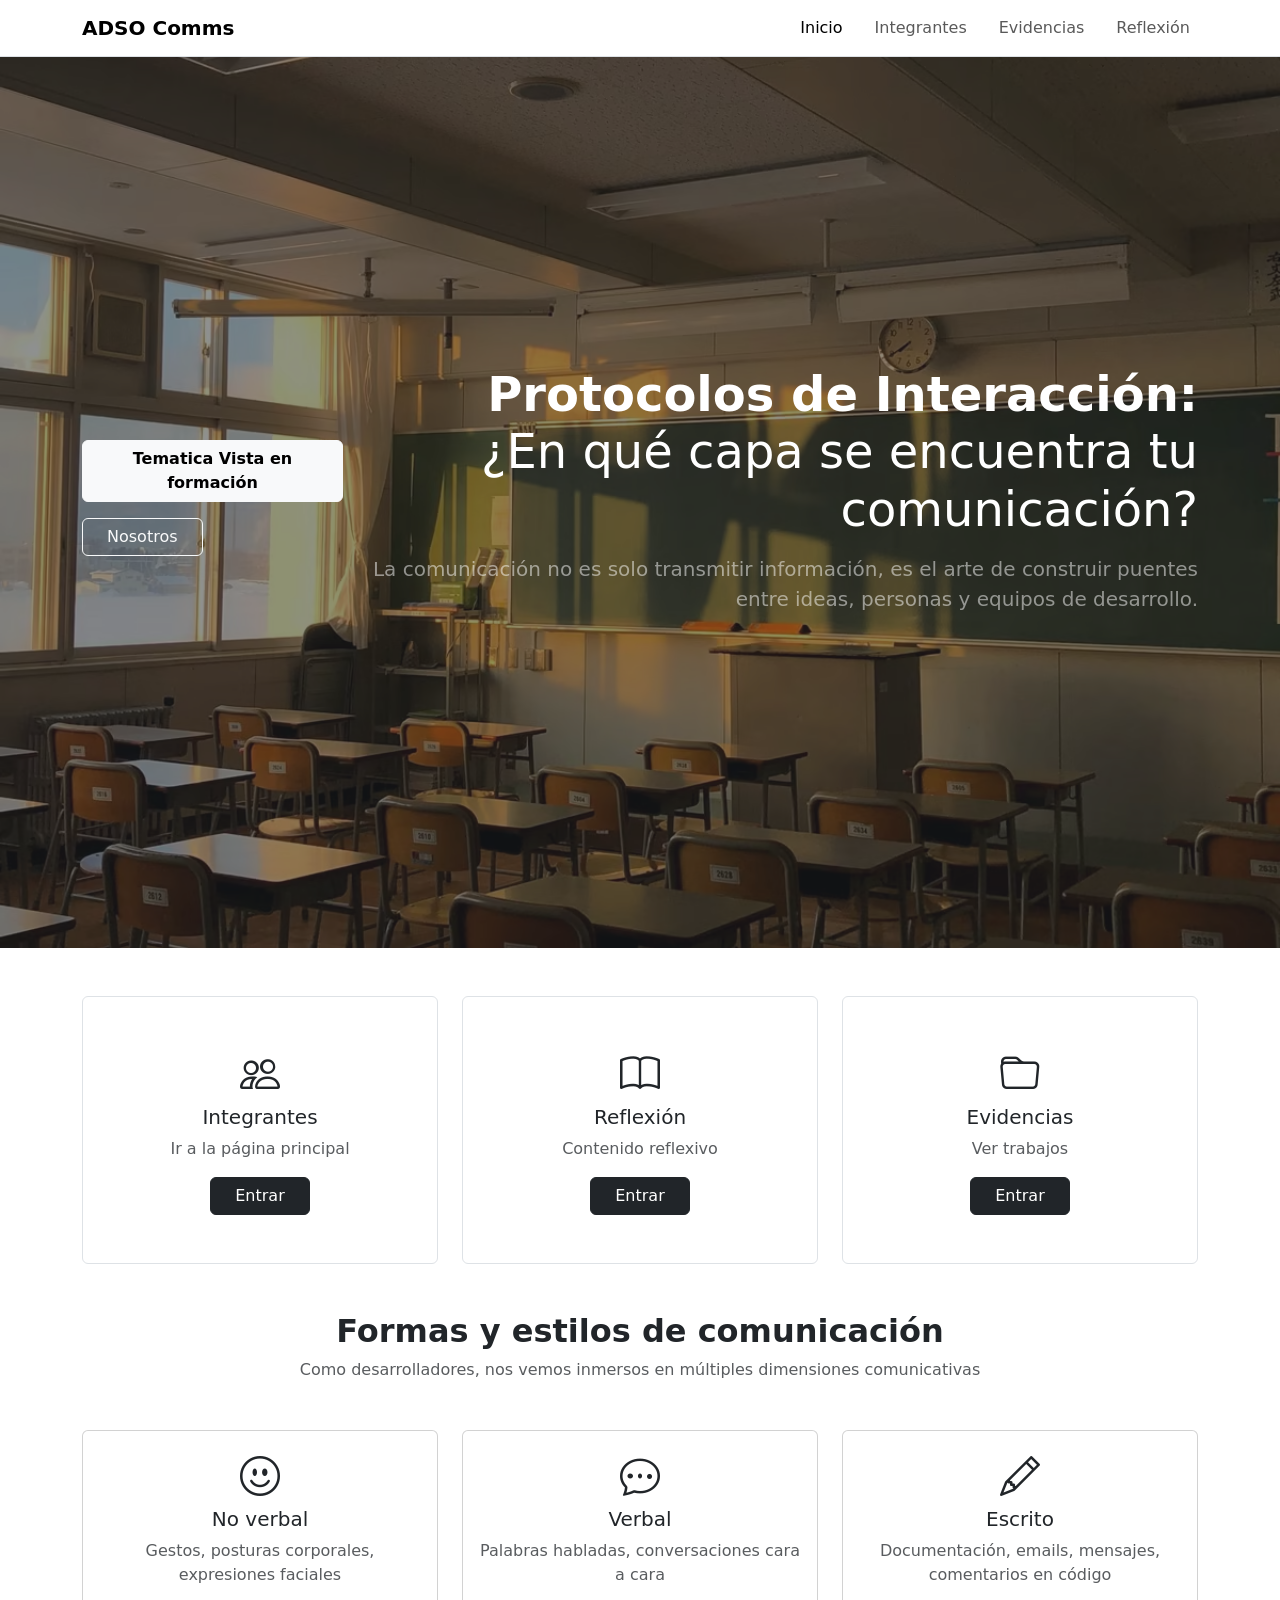
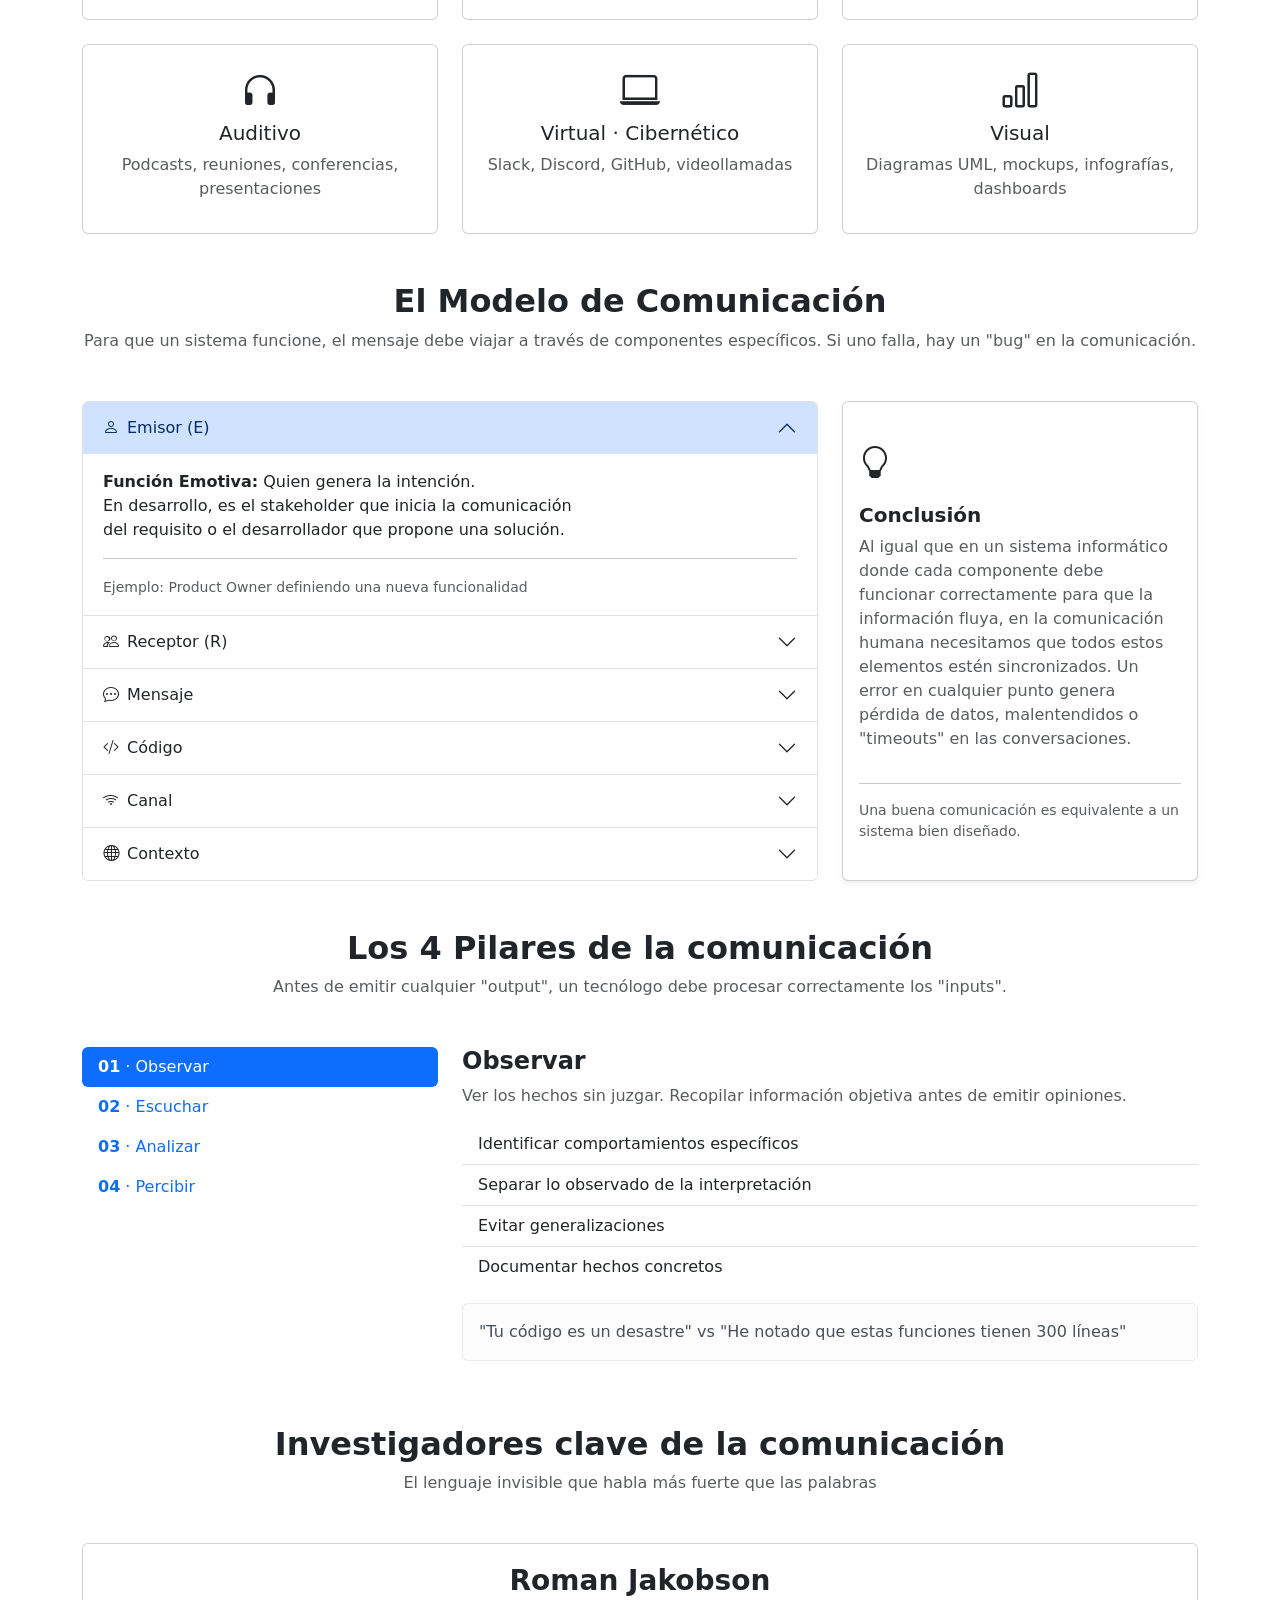
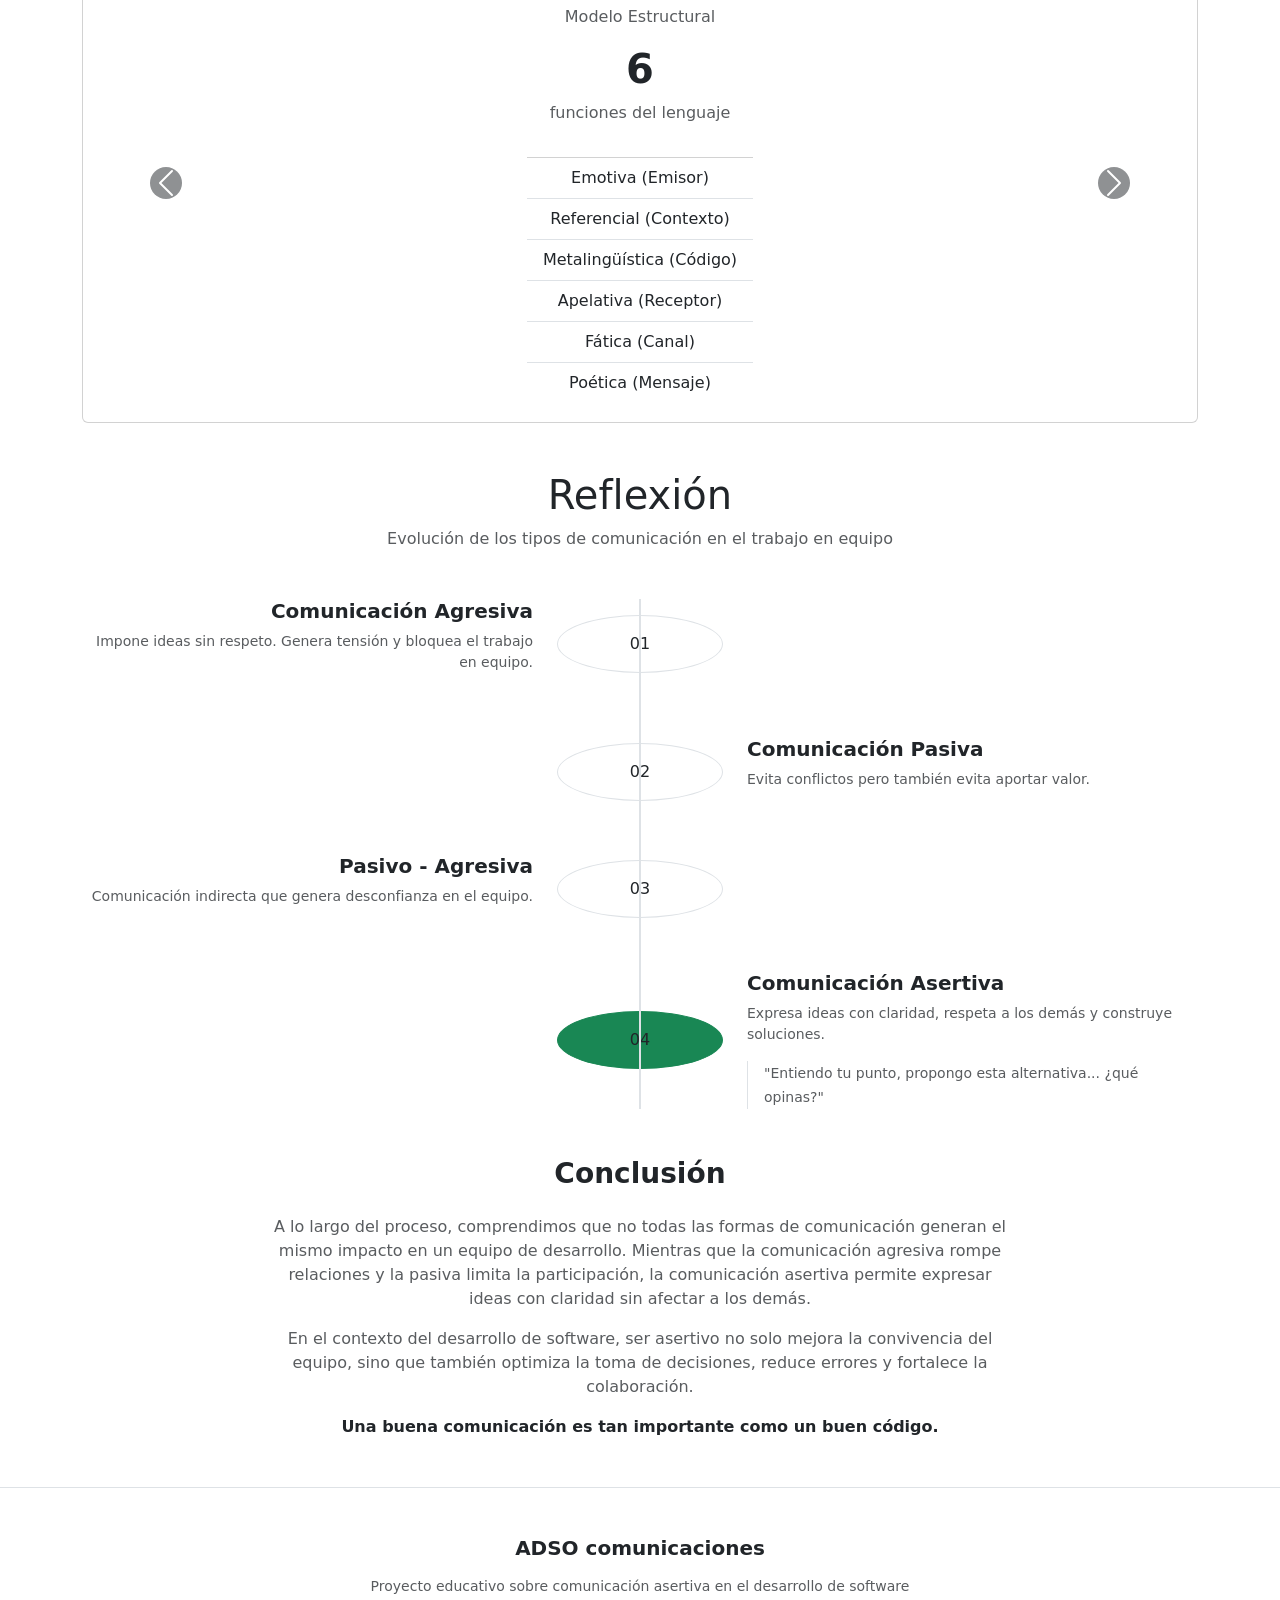
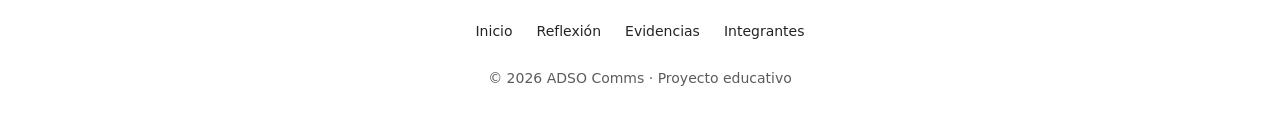
<file: inicio.html>
<!DOCTYPE html>
<html lang="es">
<head>
<meta charset="UTF-8">
<meta name="viewport" content="width=device-width, initial-scale=1.0">
<title>ADSO Comms · Inicio</title>
<link rel="stylesheet" href="index.css">
<link href="https://cdn.jsdelivr.net/npm/bootstrap-icons/font/bootstrap-icons.css" rel="stylesheet">
<link href="https://cdn.jsdelivr.net/npm/bootstrap@5.3.8/dist/css/bootstrap.min.css" rel="stylesheet">
<link href="https://fonts.googleapis.com/css2?family=Syne:wght@400;700;800&family=IBM+Plex+Sans:ital,wght@0,400;0,600;1,400&family=IBM+Plex+Mono:wght@400;600&display=swap" rel="stylesheet">

</head>
<body class="pt-5">

<nav class="navbar navbar-expand-lg bg-white border-bottom fixed-top">
  <div class="container">

    <a class="navbar-brand fw-bold" href="inicio.html">ADSO Comms</a>

    <button class="navbar-toggler" type="button" data-bs-toggle="collapse" data-bs-target="#menu">
      <span class="navbar-toggler-icon"></span>
    </button>

    <div class="collapse navbar-collapse justify-content-end" id="menu">
      <ul class="navbar-nav gap-3">
        <li class="nav-item">
          <a class="nav-link active" href="inicio.html">Inicio</a>
        </li>
        <li class="nav-item">
          <a class="nav-link" href="integrantes.html">Integrantes</a>
        </li>
        <li class="nav-item">
          <a class="nav-link" href="evidencias.html">Evidencias</a>
        </li>
        <li class="nav-item">
          <a class="nav-link" href="integrantes.html#reflexion">Reflexión</a>
        </li>
      </ul>
    </div>
  </div>
</nav>

<section class="vh-100 d-flex align-items-center text-white position-relative"
         style="background: url('hero.avif')  center/cover no-repeat;">

  <!-- Overlay -->
  <div class="position-absolute top-0 start-0 w-100 h-100 bg-dark opacity-50"></div>

  <div class="container position-relative">
    <div class="row align-items-center">

      <!-- IZQUIERDA → BOTONES -->
      <div class="col-lg-3 d-flex justify-content-lg-start justify-content-center">
        <div class="d-flex gap-3 flex-wrap">
          <a href="#tematica" class="btn btn-light px-4 fw-semibold">
            Tematica Vista en formación
          </a>

          <a href="#footer" class="btn btn-outline-light px-4">
            Nosotros
          </a>
        </div>
      </div>

      <!-- DERECHA → TEXTO -->
      <div class="col-lg-9 text-lg-end text-center">

        <h1 class="fw-bold display-5">
          Protocolos de Interacción:<br>
          <span class="fw-light">¿En qué capa se encuentra tu comunicación?</span>
        </h1>

        <p class="lead mt-3 text-white-50">
          La comunicación no es solo transmitir información, es el arte de construir puentes entre ideas, personas y equipos de desarrollo.
        </p>

      </div>

    </div>
  </div>

</section>


<section class="container my-5">
  <div class="row g-4">

    <div class="col-md-4">
      <div class="card text-center border">
        <div class="card-body py-5">
          <i class="bi bi-people fs-1 mb-3"></i>
          <h5 class="card-title">Integrantes</h5>
          <p class="text-muted">Ir a la página principal</p>
          <a href="integrantes.html" class="btn btn-dark px-4">Entrar</a>
        </div>
      </div>
    </div>

    <div class="col-md-4">
      <div class="card text-center border">
        <div class="card-body py-5">
          <i class="bi bi-book fs-1 mb-3"></i>
          <h5 class="card-title">Reflexión</h5>
          <p class="text-muted">Contenido reflexivo</p>
          <a href="integrantes.html#reflexion" class="btn btn-dark px-4">Entrar</a>
        </div>
      </div>
    </div>

    <div class="col-md-4">
      <div class="card text-center border">
        <div class="card-body py-5">
          <i class="bi bi-folder fs-1 mb-3"></i>
          <h5 class="card-title">Evidencias</h5>
          <p class="text-muted">Ver trabajos</p>
          <a href="evidencias.html" class="btn btn-dark px-4">Entrar</a>
        </div>
      </div>
    </div>
  </div>
</section>

<section class="container my-5" id="tematica">

  <!-- TÍTULO -->
  <div class="text-center mb-5">
    <h2 class="fw-bold">Formas y estilos de comunicación</h2>
    <p class="text-muted">
      Como desarrolladores, nos vemos inmersos en múltiples dimensiones comunicativas
    </p>
  </div>

  <!-- GRID -->
  <div class="row g-4">

    <!-- ITEM -->
    <div class="col-md-4">
      <div class="card text-center h-100">
        <div class="card-body">
          <i class="bi bi-emoji-smile fs-1 mb-3"></i>
          <h5>No verbal</h5>
          <p class="text-muted">Gestos, posturas corporales, expresiones faciales</p>
        </div>
      </div>
    </div>

    <div class="col-md-4">
      <div class="card text-center h-100">
        <div class="card-body">
          <i class="bi bi-chat-dots fs-1 mb-3"></i>
          <h5>Verbal</h5>
          <p class="text-muted">Palabras habladas, conversaciones cara a cara</p>
        </div>
      </div>
    </div>

    <div class="col-md-4">
      <div class="card text-center h-100">
        <div class="card-body">
          <i class="bi bi-pencil fs-1 mb-3"></i>
          <h5>Escrito</h5>
          <p class="text-muted">Documentación, emails, mensajes, comentarios en código</p>
        </div>
      </div>
    </div>

    <div class="col-md-4">
      <div class="card text-center h-100">
        <div class="card-body">
          <i class="bi bi-headphones fs-1 mb-3"></i>
          <h5>Auditivo</h5>
          <p class="text-muted">Podcasts, reuniones, conferencias, presentaciones</p>
        </div>
      </div>
    </div>

    <div class="col-md-4">
      <div class="card text-center h-100">
        <div class="card-body">
          <i class="bi bi-laptop fs-1 mb-3"></i>
          <h5>Virtual · Cibernético</h5>
          <p class="text-muted">Slack, Discord, GitHub, videollamadas</p>
        </div>
      </div>
    </div>

    <div class="col-md-4">
      <div class="card text-center h-100">
        <div class="card-body">
          <i class="bi bi-bar-chart fs-1 mb-3"></i>
          <h5>Visual</h5>
          <p class="text-muted">Diagramas UML, mockups, infografías, dashboards</p>
        </div>
      </div>
    </div>

  </div>

</section>

<div class="divider"></div>

<section class="container my-5">

  <!-- TITULO -->
  <div class="text-center mb-5">
    <h2 class="fw-bold">El Modelo de Comunicación</h2>
    <p class="text-muted">
      Para que un sistema funcione, el mensaje debe viajar a través de componentes específicos.
      Si uno falla, hay un "bug" en la comunicación.
    </p>
  </div>

  <div class="row g-4">

    <!-- IZQUIERDA → ACCORDION -->
    <div class="col-lg-8">

      <div class="accordion" id="modeloComunicacion">

        <!-- EMISOR -->
        <div class="accordion-item">
          <h2 class="accordion-header">
            <button class="accordion-button" data-bs-toggle="collapse" data-bs-target="#emisor">
              <i class="bi bi-person me-2"></i> Emisor (E)
            </button>
          </h2>
          <div id="emisor" class="accordion-collapse collapse show" data-bs-parent="#modeloComunicacion">
            <div class="accordion-body">
              <strong>Función Emotiva:</strong> Quien genera la intención. <br>
              En desarrollo, es el stakeholder que inicia la comunicación <br>
              del requisito o el desarrollador que propone una solución.
              <hr>
              <small class="text-muted">Ejemplo: Product Owner definiendo una nueva funcionalidad</small>
            </div>
          </div>
        </div>

        <!-- RECEPTOR -->
        <div class="accordion-item">
          <h2 class="accordion-header">
            <button class="accordion-button collapsed" data-bs-toggle="collapse" data-bs-target="#receptor">
              <i class="bi bi-people me-2"></i> Receptor (R)
            </button>
          </h2>
          <div id="receptor" class="accordion-collapse collapse" data-bs-parent="#modeloComunicacion">
            <div class="accordion-body">
              <strong>Función Apelativa:</strong> Quien procesa la información. <br>
              El equipo de desarrollo que recibe y ejecuta las órdenes o el cliente <br>
              que recibe actualizaciones.
              <hr>
              <small class="text-muted">Ejemplo: Equipo Scrum recibiendo user stories</small>
            </div>
          </div>
        </div>

        <!-- MENSAJE -->
        <div class="accordion-item">
          <h2 class="accordion-header">
            <button class="accordion-button collapsed" data-bs-toggle="collapse" data-bs-target="#mensaje">
              <i class="bi bi-chat-dots me-2"></i> Mensaje
            </button>
          </h2>
          <div id="mensaje" class="accordion-collapse collapse" data-bs-parent="#modeloComunicacion">
            <div class="accordion-body">
              <strong>Función Poética:</strong> El paquete de datos transmitido. <br>
              La información estructurada que contiene el contenido a comunicar.
              <hr>
              <small class="text-muted">Ejemplo: Especificación técnica o documentación de API</small>
            </div>
          </div>
        </div>

        <!-- CODIGO -->
        <div class="accordion-item">
          <h2 class="accordion-header">
            <button class="accordion-button collapsed" data-bs-toggle="collapse" data-bs-target="#codigo">
              <i class="bi bi-code-slash me-2"></i> Código
            </button>
          </h2>
          <div id="codigo" class="accordion-collapse collapse" data-bs-parent="#modeloComunicacion">
            <div class="accordion-body">
              <strong>Función Metalingüística:</strong> El lenguaje o protocolo usado. <br>
              Puede ser lenguaje natural, diagramas UML, o código de programación compartido.
              <hr>
              <small class="text-muted">Ejemplo: JavaScript, diagramas, Jira</small>
            </div>
          </div>
        </div>

        <!-- CANAL -->
        <div class="accordion-item">
          <h2 class="accordion-header">
            <button class="accordion-button collapsed" data-bs-toggle="collapse" data-bs-target="#canal">
              <i class="bi bi-wifi me-2"></i> Canal
            </button>
          </h2>
          <div id="canal" class="accordion-collapse collapse" data-bs-parent="#modeloComunicacion">
            <div class="accordion-body">
              <strong>Función Fática:</strong> El medio físico o virtual por donde viaja el mensaje. <br>
              Si falla el canal, hay un "404" en la comunicación.
              <hr>
              <small class="text-muted">Ejemplo: Slack, Zoom, email</small>
            </div>
          </div>
        </div>

        <!-- CONTEXTO -->
        <div class="accordion-item">
          <h2 class="accordion-header">
            <button class="accordion-button collapsed" data-bs-toggle="collapse" data-bs-target="#contexto">
              <i class="bi bi-globe me-2"></i> Contexto
            </button>
          </h2>
          <div id="contexto" class="accordion-collapse collapse" data-bs-parent="#modeloComunicacion">
            <div class="accordion-body">
              <strong>Función Referencial:</strong> El entorno que da sentido a los datos. <br>
              Sin contexto, el mensaje puede malinterpretarse completamente.
              <hr>
              <small class="text-muted">Ejemplo: Sprint, deadline, tecnologías</small>
            </div>
          </div>
        </div>

      </div>

    </div>

    <!-- DERECHA → CONCLUSIÓN -->
    <div class="col-lg-4">

      <div class="card h-100 shadow-sm">
        <div class="card-body d-flex flex-column justify-content-center">

          <i class="bi bi-lightbulb fs-2 mb-3"></i>

          <h5 class="fw-bold">Conclusión</h5>

          <p class="text-muted">
            Al igual que en un sistema informático donde cada componente debe 
            funcionar correctamente para que la información fluya, en la comunicación 
            humana necesitamos que todos estos elementos estén sincronizados. 
            Un error en cualquier punto genera pérdida de datos, malentendidos o "timeouts" 
            en las conversaciones.
          </p>

          <hr>

          <small class="text-muted">
            Una buena comunicación es equivalente a un sistema bien diseñado.
          </small>

        </div>
      </div>

    </div>

  </div>

</section>


<div class="divider"></div>
<section class="container my-5">

  <!-- TITULO -->
  <div class="text-center mb-5">
    <h2 class="fw-bold">Los 4 Pilares de la comunicación</h2>
    <p class="text-muted">
      Antes de emitir cualquier "output", un tecnólogo debe procesar correctamente los "inputs".
    </p>
  </div>

  <div class="row">

    <!-- IZQUIERDA → PILARES -->
    <div class="col-lg-4 mb-4">

      <div class="nav flex-column nav-pills" id="pilares-tab" role="tablist">

        <button class="nav-link active text-start" data-bs-toggle="pill" data-bs-target="#p1">
          <strong>01</strong> · Observar
        </button>

        <button class="nav-link text-start" data-bs-toggle="pill" data-bs-target="#p2">
          <strong>02</strong> · Escuchar
        </button>

        <button class="nav-link text-start" data-bs-toggle="pill" data-bs-target="#p3">
          <strong>03</strong> · Analizar
        </button>

        <button class="nav-link text-start" data-bs-toggle="pill" data-bs-target="#p4">
          <strong>04</strong> · Percibir
        </button>

      </div>

    </div>

    <!-- DERECHA → CONTENIDO -->
    <div class="col-lg-8">

      <div class="tab-content">

        <!-- OBSERVAR -->
        <div class="tab-pane fade show active" id="p1">

          <h4 class="fw-bold">Observar</h4>
          <p class="text-muted">
            Ver los hechos sin juzgar. Recopilar información objetiva antes de emitir opiniones.
          </p>

          <ul class="list-group list-group-flush mb-3">
            <li class="list-group-item">Identificar comportamientos específicos</li>
            <li class="list-group-item">Separar lo observado de la interpretación</li>
            <li class="list-group-item">Evitar generalizaciones</li>
            <li class="list-group-item">Documentar hechos concretos</li>
          </ul>

          <div class="alert alert-light">
            "Tu código es un desastre" vs "He notado que estas funciones tienen 300 líneas"
          </div>

        </div>

        <!-- ESCUCHAR -->
        <div class="tab-pane fade" id="p2">

          <h4 class="fw-bold">Escuchar</h4>
          <p class="text-muted">
            Atención activa al cliente o equipo. No solo oír, sino comprender el mensaje completo.
          </p>

          <div class="alert alert-light">
            Leer completamente las user stories antes de estimar evita errores de comunicación.
          </div>

        </div>

        <!-- ANALIZAR -->
        <div class="tab-pane fade" id="p3">

          <h4 class="fw-bold">Analizar</h4>
          <p class="text-muted">
            Procesar la información de forma lógica y aplicar pensamiento crítico.
          </p>

          <div class="alert alert-light">
            Como en debugging: reproduce el error antes de proponer una solución.
          </div>

        </div>

        <!-- PERCIBIR -->
        <div class="tab-pane fade" id="p4">

          <h4 class="fw-bold">Percibir</h4>
          <p class="text-muted">
            Entender el contexto y reconocer emociones propias y ajenas.
          </p>

          <div class="alert alert-light">
            La asertividad surge al combinar correctamente los 4 pilares.
          </div>

        </div>

      </div>

    </div>

  </div>

</section>
<div class="divider"></div>

<section class="container my-5">

  <!-- TITULO -->
  <div class="text-center mb-5">
    <h2 class="fw-bold">Investigadores clave de la comunicación</h2>
    <p class="text-muted">
      El lenguaje invisible que habla más fuerte que las palabras
    </p>
  </div>

  <!-- CAROUSEL -->
  <div id="investCarousel" class="carousel slide" data-bs-ride="carousel">
  <div class="carousel-inner fixed-carousel">

      <!-- JAKOBSON -->
      <div class="carousel-item active">
        <div class="card text-center p-4">

          <h3 class="fw-bold">Roman Jakobson</h3>
          <p class="text-muted">Modelo Estructural</p>

          <h1 class="fw-bold">6</h1>
          <p class="text-muted">funciones del lenguaje</p>

          <ul class="list-group list-group-flush mt-3">
            <li class="list-group-item">Emotiva (Emisor)</li>
            <li class="list-group-item">Referencial (Contexto)</li>
            <li class="list-group-item">Metalingüística (Código)</li>
            <li class="list-group-item">Apelativa (Receptor)</li>
            <li class="list-group-item">Fática (Canal)</li>
            <li class="list-group-item">Poética (Mensaje)</li>
          </ul>

        </div>
      </div>

      <!-- EKMAN -->
      <div class="carousel-item">
        <div class="card text-center p-4">

          <h3 class="fw-bold">Paul Ekman</h3>
          <p class="text-muted">Microexpresiones</p>

          <h1 class="fw-bold">7</h1>
          <p class="text-muted">emociones universales</p>

          <ul class="list-group list-group-flush mt-3">
            <li class="list-group-item">Alegría</li>
            <li class="list-group-item">Ira</li>
            <li class="list-group-item">Sorpresa</li>
            <li class="list-group-item">Tristeza</li>
            <li class="list-group-item">Miedo</li>
            <li class="list-group-item">Asco</li>
            <li class="list-group-item">Desprecio</li>
          </ul>

        </div>
      </div>

      <!-- MEHRABIAN -->
      <div class="carousel-item">
        <div class="card text-center p-4">

          <h3 class="fw-bold">Albert Mehrabian</h3>
          <p class="text-muted">Regla 7-38-55</p>

          <h5 class="fw-bold mt-3">Distribución del impacto comunicativo</h5>
          <p class="text-muted">lenguaje corporal</p>

          <div class="mt-3">

            <!-- ITEM -->
            <div class="row align-items-center mb- small">
              <div class="col-5">Palabras</div>
              <div class="col-4">
                <div class="progress" style="height: 6px;">
                  <div class="progress-bar" style="width: 7%"></div>
                </div>
              </div>
              <div class="col-3 text-end">7%</div>
            </div>

            <!-- ITEM -->
            <div class="row align-items-center mb-2 small">
              <div class="col-5 text-nowrap">Tono de voz</div>
              <div class="col-4">
                <div class="progress" style="height: 6px;">
                  <div class="progress-bar bg-secondary" style="width: 38%"></div>
                </div>
              </div>
              <div class="col-3 text-end text-nowrap">38%</div>
            </div>

            <!-- ITEM -->
            <div class="row align-items-center small">
              <div class="col-5 ">Lenguaje corporal</div>
              <div class="col-4">
                <div class="progress" style="height: 6px;">
                  <div class="progress-bar bg-dark" style="width: 55%"></div>
                </div>
              </div>
              <div class="col-3 text-end">55%</div>
            </div>

          </div>
        </div>
      </div>

    </div>

    <!-- BOTONES -->
    <button class="carousel-control-prev" type="button" data-bs-target="#investCarousel" data-bs-slide="prev">
      <span class="carousel-control-prev-icon bg-dark rounded-circle"></span>
    </button>

    <button class="carousel-control-next" type="button" data-bs-target="#investCarousel" data-bs-slide="next">
      <span class="carousel-control-next-icon bg-dark rounded-circle"></span>
    </button>

  </div>

</section>

<section class="container my-5">

  <!-- TITULO -->
  <div class="text-center mb-5">
    <h1 class="fw-light">Reflexión</h1>
    <p class="text-muted">
      Evolución de los tipos de comunicación en el trabajo en equipo
    </p>
  </div>

  <div class="position-relative">

    <!-- LINEA -->
    <div class="position-absolute top-0 start-50 translate-middle-x h-100 border"></div>

    <!-- ITEM -->
    <div class="row mb-5 align-items-center">

      <div class="col-md-5 text-end">
        <h5 class="fw-semibold">Comunicación Agresiva</h5>
        <p class="text-muted small">
          Impone ideas sin respeto. Genera tensión y bloquea el trabajo en equipo.
        </p>
      </div>

      <div class="col-md-2 text-center">
        <div class="rounded-circle border p-3">01</div>
      </div>

      <div class="col-md-5"></div>

    </div>

    <!-- ITEM -->
    <div class="row mb-5 align-items-center">

      <div class="col-md-5"></div>

      <div class="col-md-2 text-center">
        <div class="rounded-circle border p-3 bg-white">02</div>
      </div>

      <div class="col-md-5">
        <h5 class="fw-semibold">Comunicación Pasiva</h5>
        <p class="text-muted small">
          Evita conflictos pero también evita aportar valor.
        </p>
      </div>

    </div>

    <!-- ITEM -->
    <div class="row mb-5 align-items-center">

      <div class="col-md-5 text-end">
        <h5 class="fw-semibold">Pasivo - Agresiva</h5>
        <p class="text-muted small">
          Comunicación indirecta que genera desconfianza en el equipo.
        </p>
      </div>

      <div class="col-md-2 text-center">
        <div class="rounded-circle border p-3 bg-white">03</div>
      </div>

      <div class="col-md-5"></div>

    </div>

    <!-- DESTACADO -->
    <div class="row mb-5 align-items-center">

      <div class="col-md-5"></div>

      <div class="col-md-2 text-center">
        <div class="rounded-circle border border-success p-3 bg-success text-dark">
          04
        </div>
      </div>

      <div class="col-md-5">
        <h5 class="fw-bold">Comunicación Asertiva</h5>
        <p class="text-muted small">
          Expresa ideas con claridad, respeta a los demás y construye soluciones.
        </p>

        <div class="border-start ps-3 mt-3">
          <small class="text-muted">
            "Entiendo tu punto, propongo esta alternativa... ¿qué opinas?"
          </small>
        </div>
      </div>

    </div>

  </div>

</section>

<section class="container my-5 text-center">

  <div class="col-lg-8 mx-auto">

    <h3 class="fw-semibold mb-4">Conclusión</h3>

    <p class="text-muted">
      A lo largo del proceso, comprendimos que no todas las formas de comunicación
      generan el mismo impacto en un equipo de desarrollo. Mientras que la comunicación
      agresiva rompe relaciones y la pasiva limita la participación, la comunicación
      asertiva permite expresar ideas con claridad sin afectar a los demás.
    </p>

    <p class="text-muted">
      En el contexto del desarrollo de software, ser asertivo no solo mejora la
      convivencia del equipo, sino que también optimiza la toma de decisiones,
      reduce errores y fortalece la colaboración.
    </p>

    <p class="fw-semibold">
      Una buena comunicación es tan importante como un buen código.
    </p>

  </div>

</section>



<footer class="border-top mt-5 py-5" id="footer">
  <div class="container text-center">
    <!-- MARCA -->
    <h5 class="fw-semibold mb-3">ADSO comunicaciones</h5>
    <!-- DESCRIPCIÓN -->
    <p class="text-muted small mb-4">Proyecto educativo sobre comunicación asertiva en el desarrollo de software</p>
    <!-- NAVEGACIÓN -->
    <div class="d-flex justify-content-center gap-4 mb-4 flex-wrap">
      <a href="inicio.html" class="text-dark text-decoration-none small">Inicio</a>
      <a href="integrantes.html#reflexion" class="text-dark text-decoration-none small">Reflexión</a>
      <a href="evidencias.html" class="text-dark text-decoration-none small">Evidencias</a>
      <a href="integrantes.html" class="text-dark text-decoration-none small">Integrantes</a>
    </div>
    <!-- COPYRIGHT -->
    <small class="text-muted">
      © 2026 ADSO Comms · Proyecto educativo
    </small>
  </div>
</footer>

<script src="https://cdn.jsdelivr.net/npm/bootstrap@5.3.8/dist/js/bootstrap.bundle.min.js" integrity="sha384-FKyoEForCGlyvwx9Hj09JcYn3nv7wiPVlz7YYwJrWVcXK/BmnVDxM+D2scQbITxI" crossorigin="anonymous"></script>
</body>
</html>
</file>
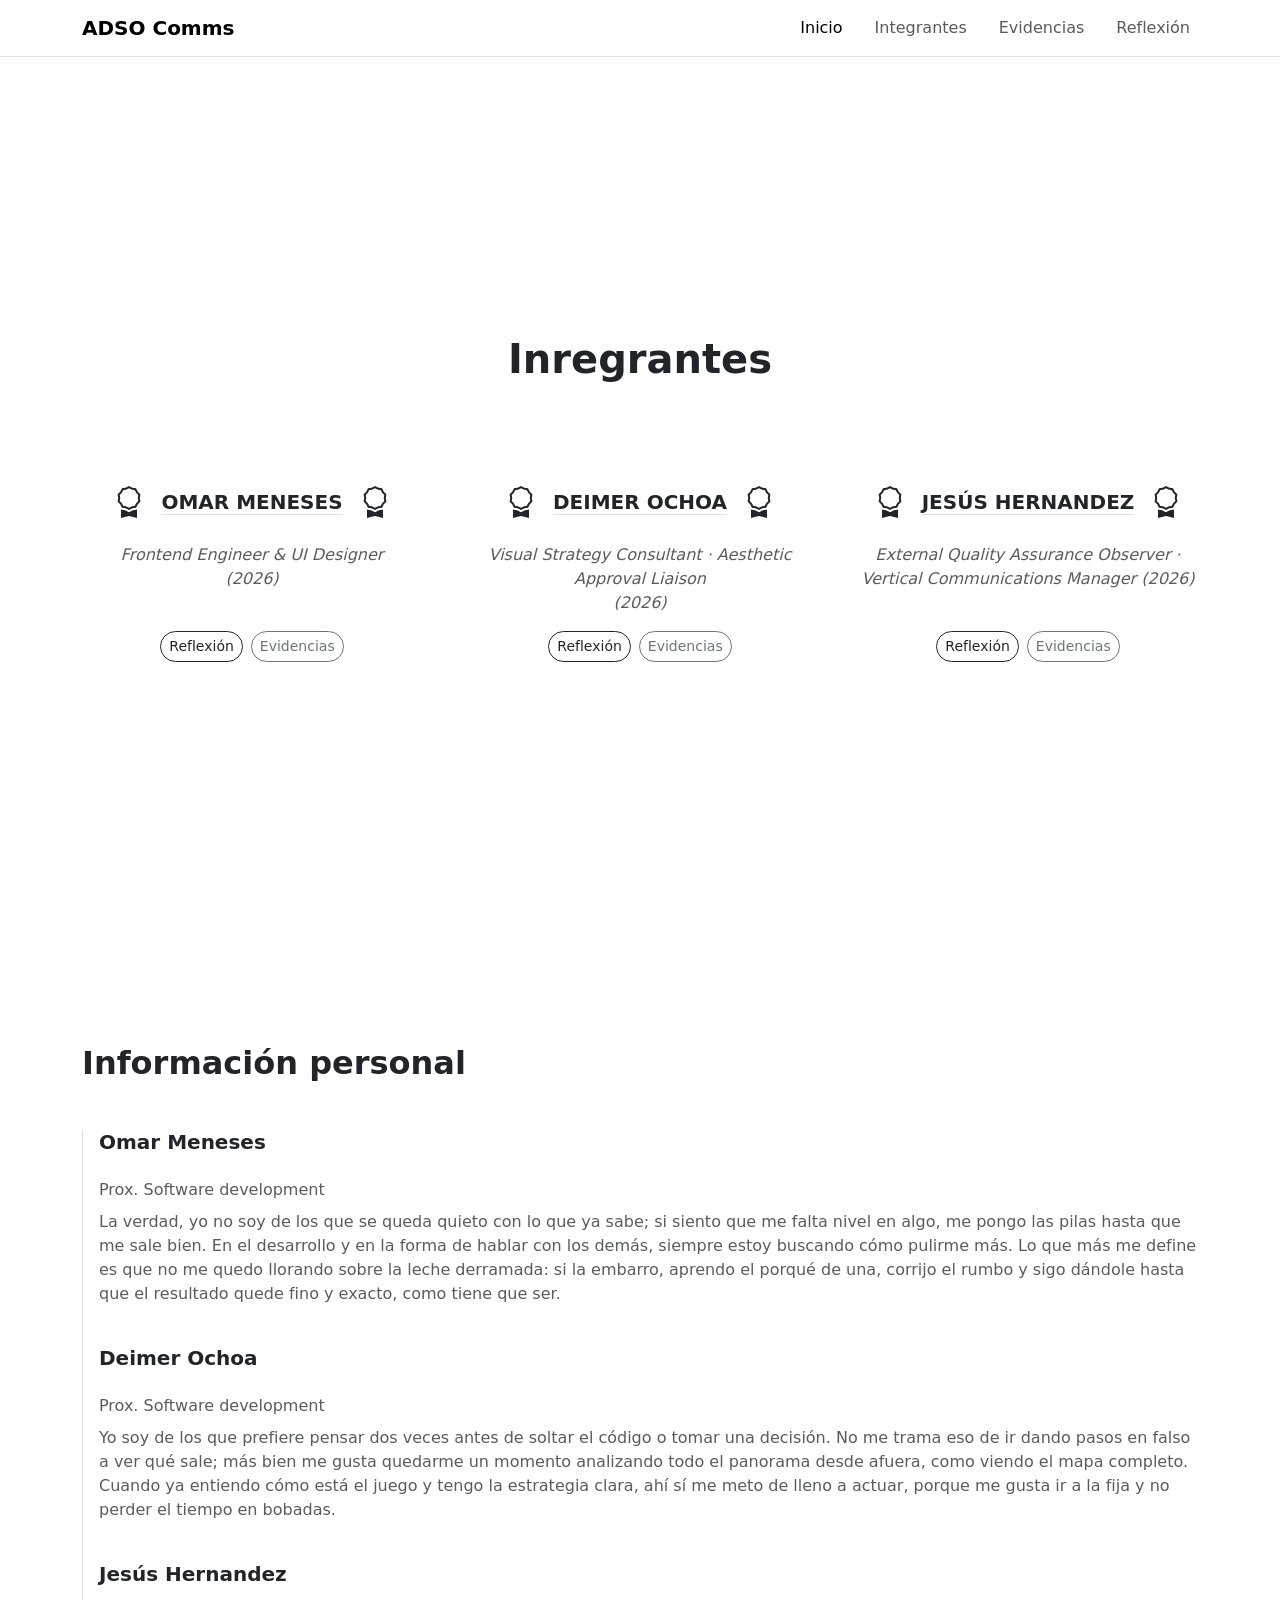
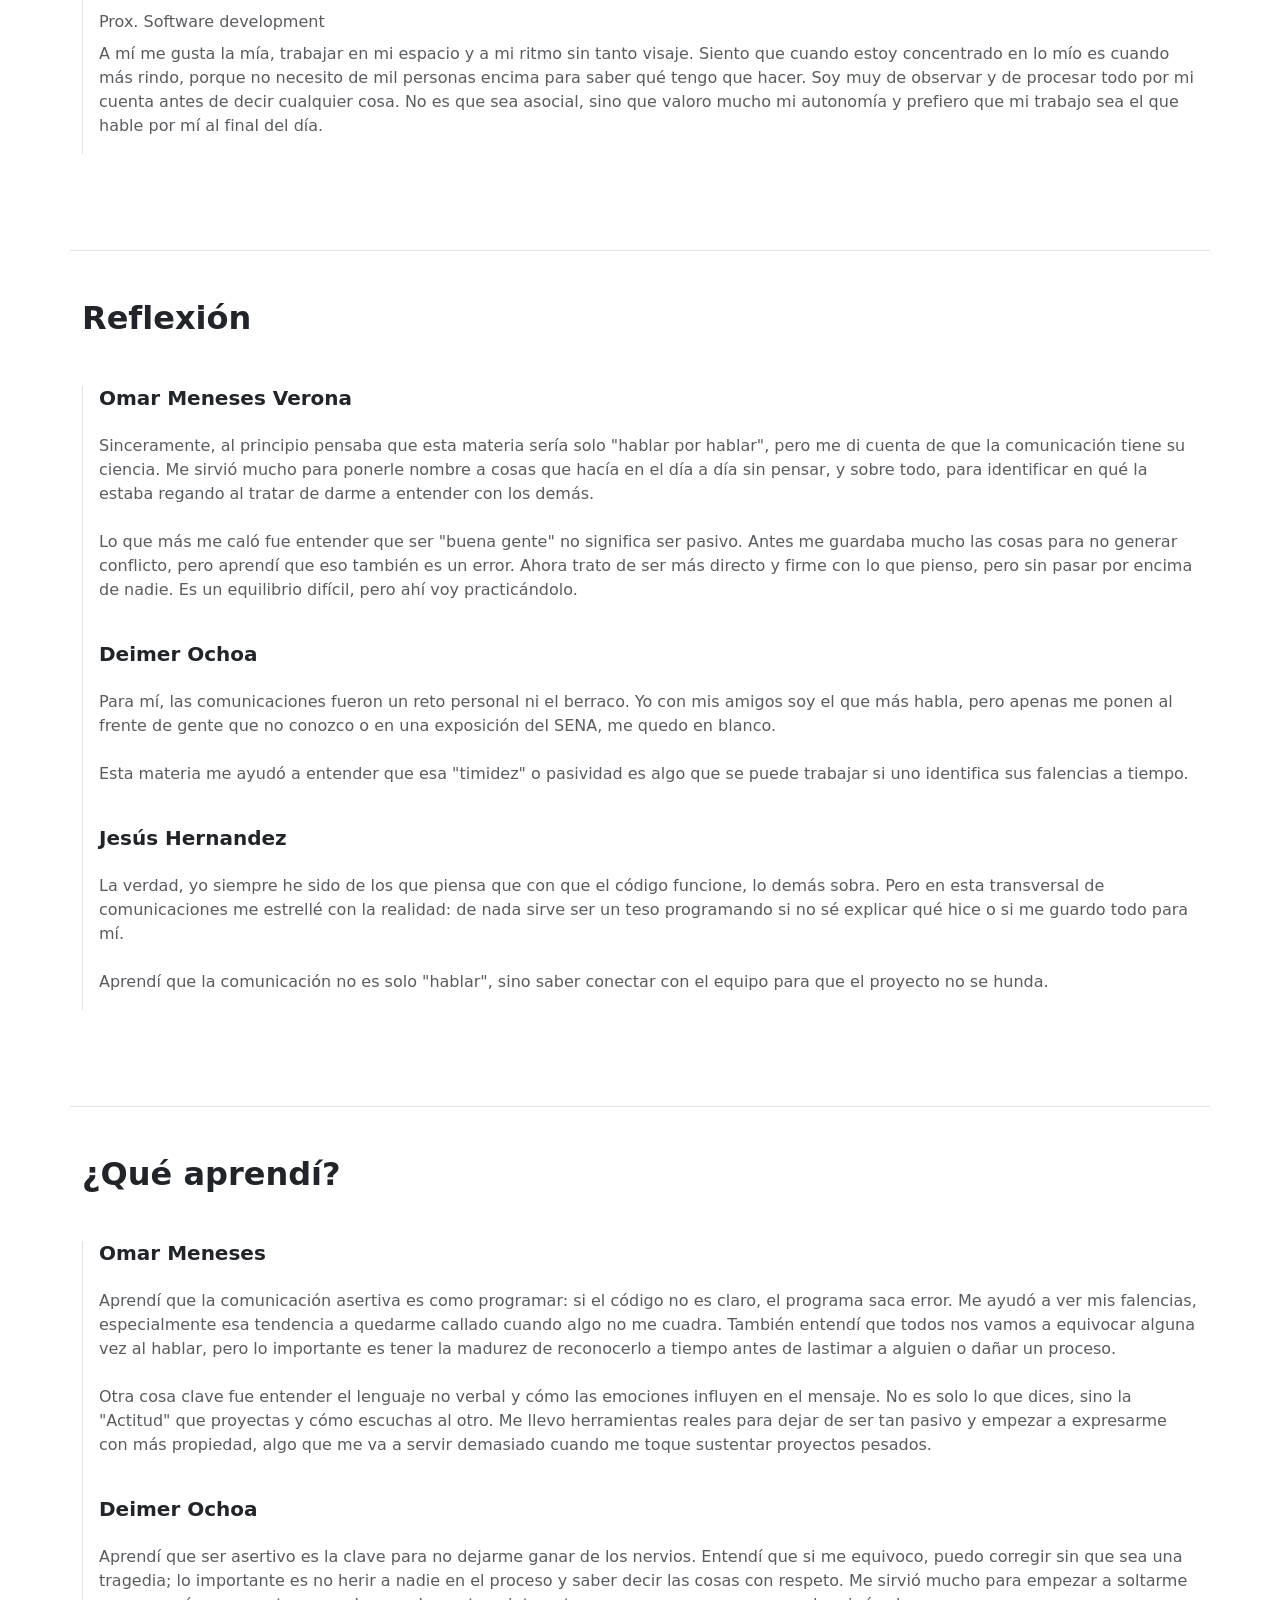
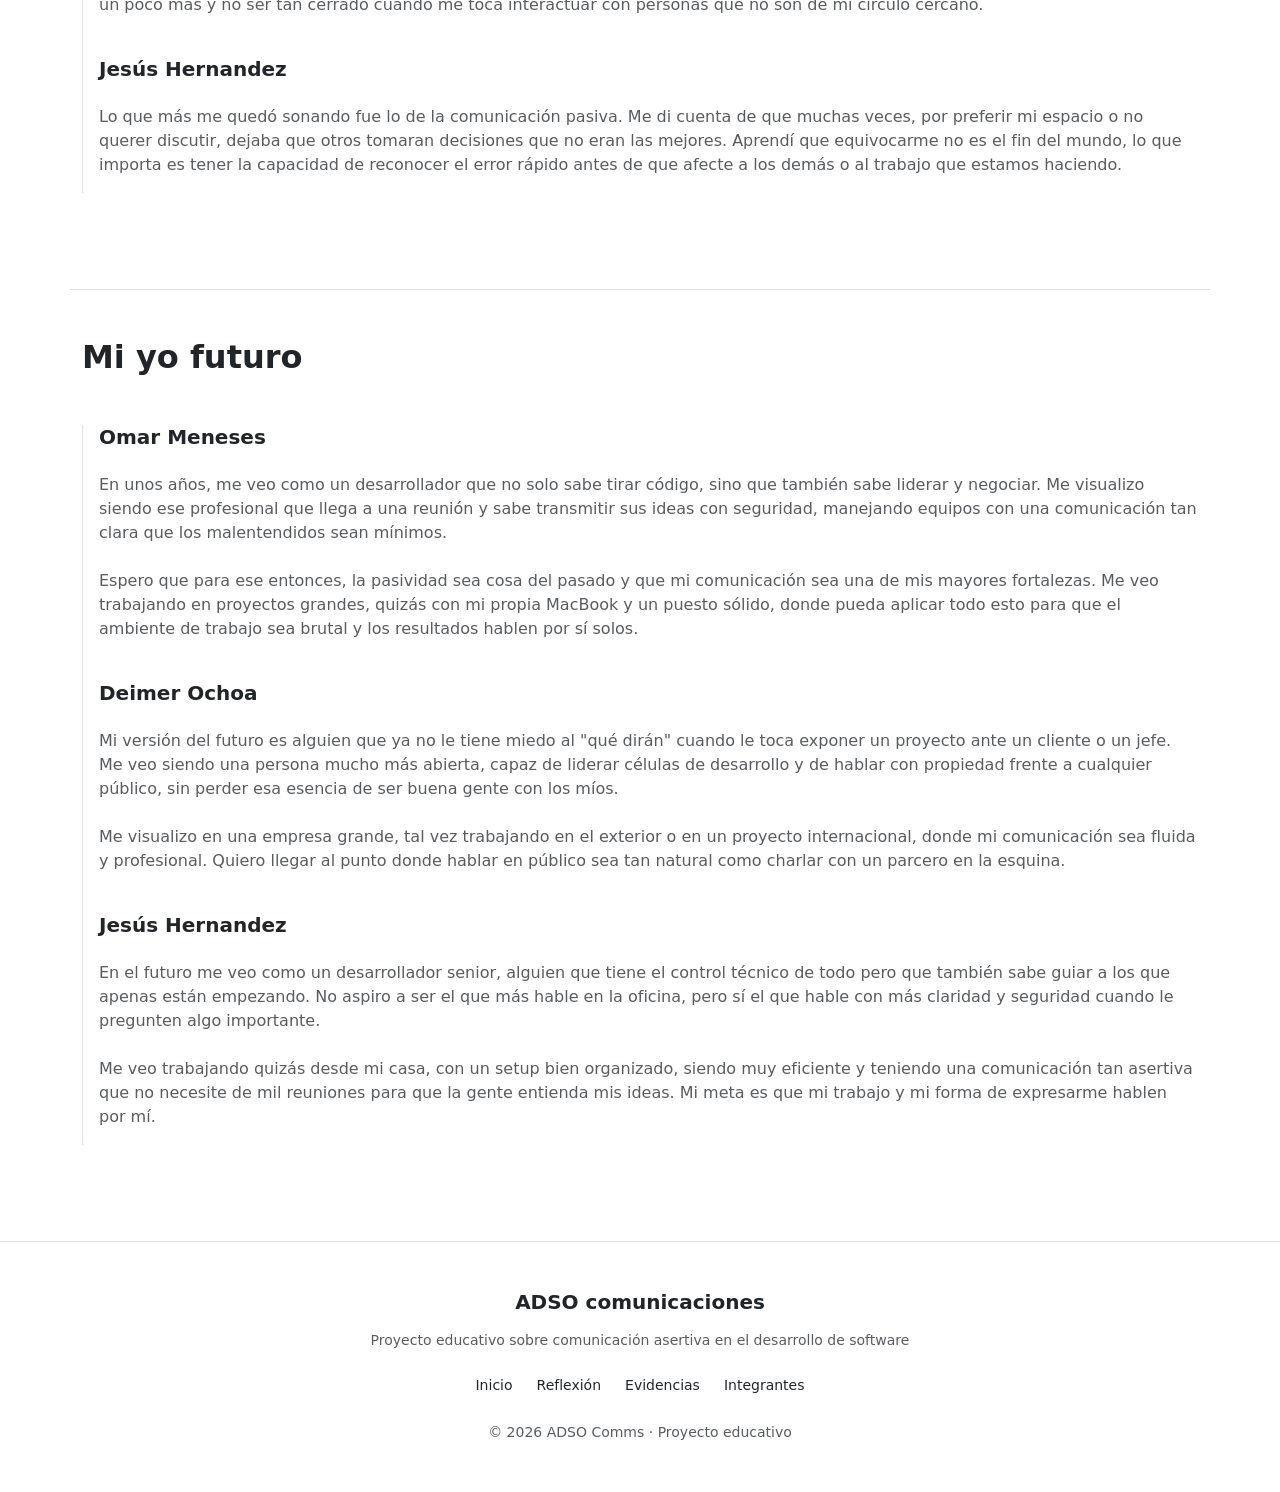
<file: Integrantes.html>
<!DOCTYPE html>
<html lang="es">
<head>
<meta charset="UTF-8">
<meta name="viewport" content="width=device-width, initial-scale=1.0">
<title>ADSO Comms · Integrantes</title>
<link href="https://cdn.jsdelivr.net/npm/bootstrap@5.3.8/dist/css/bootstrap.min.css" rel="stylesheet">
<link href="https://cdn.jsdelivr.net/npm/bootstrap-icons/font/bootstrap-icons.css" rel="stylesheet">
<link rel="stylesheet" href="index.css">
</head>
<body class="pt-5">

<nav class="navbar navbar-expand-lg bg-white border-bottom fixed-top">
  <div class="container">

    <a class="navbar-brand fw-bold" href="index.html" >ADSO Comms</a>

    <button class="navbar-toggler" type="button" data-bs-toggle="collapse" data-bs-target="#menu">
      <span class="navbar-toggler-icon"></span>
    </button>

    <div class="collapse navbar-collapse justify-content-end" id="menu">
      <ul class="navbar-nav gap-3">
        <li class="nav-item">
          <a class="nav-link active" href="index.html" >Inicio</a>
        </li>
        <li class="nav-item">
          <a class="nav-link" href="integrantes.html">Integrantes</a>
        </li>
        <li class="nav-item">
          <a class="nav-link" href="evidencias.html">Evidencias</a>
        </li>
        <li class="nav-item">
          <a class="nav-link" href="integrantes.html#reflexion">Reflexión</a>
        </li>
      </ul>
    </div>
  </div>
</nav>

<section class="vh-100 d-flex flex-column justify-content-center text-center">
  <div class="container">  

    <div class="mb-5">
        <h1 class="fw-bold mb-5 text-center">Inregrantes</h1>
    </div>

    <div class="row justify-content-center g-5 mt-5 align-items-stretch">

      <div class="col-md-4 d-flex">
        <div class="w-100 d-flex flex-column text-center">

          <div class="d-flex justify-content-center align-items-center gap-3 mb-3">
            <i class="bi bi-award fs-2"></i>
            <h5 class="fw-bold mb-0 border-bottom">OMAR MENESES</h5>
            <i class="bi bi-award fs-2"></i>
          </div>

          <p class="text-muted flex-grow-1">
            <em>Frontend Engineer & UI Designer <br> (2026)</em>
          </p>

          <div class="d-flex justify-content-center gap-2 flex-wrap mt-auto">
            <a href="#reflexion-omar" class="btn btn-outline-dark btn-sm rounded-pill">Reflexión</a>
            <a href="Evidencias.html" class="btn btn-outline-secondary btn-sm rounded-pill">Evidencias</a>
          </div>

        </div>
      </div>

      <div class="col-md-4 d-flex">
        <div class="w-100 d-flex flex-column text-center">

          <div class="d-flex justify-content-center align-items-center gap-3 mb-3">
            <i class="bi bi-award fs-2"></i>
            <h5 class="fw-bold mb-0 border-bottom">DEIMER OCHOA</h5>
            <i class="bi bi-award fs-2"></i>
          </div>

          <p class="text-muted flex-grow-1">
            <em>Visual Strategy Consultant · Aesthetic Approval Liaison <br> (2026)</em>
          </p>

          <div class="d-flex justify-content-center gap-2 flex-wrap mt-auto">
            <a href="#reflexion-deimer" class="btn btn-outline-dark btn-sm rounded-pill">Reflexión</a>
            <a href="Evidencias.html" class="btn btn-outline-secondary btn-sm rounded-pill">Evidencias</a>
          </div>

        </div>
      </div>

      <div class="col-md-4 d-flex">
        <div class="w-100 d-flex flex-column text-center">

          <div class="d-flex justify-content-center align-items-center gap-3 mb-3">
            <i class="bi bi-award fs-2"></i>
            <h5 class="fw-bold mb-0 border-bottom">JESÚS HERNANDEZ</h5>
            <i class="bi bi-award fs-2"></i>
          </div>

          <p class="text-muted flex-grow-1">
            <em>External Quality Assurance Observer · Vertical Communications Manager (2026)</em>
          </p>

          <div class="d-flex justify-content-center gap-2 flex-wrap mt-auto">
            <a href="#reflexion-jesus" class="btn btn-outline-dark btn-sm rounded-pill">Reflexión</a>
            <a href="Evidencias.html" class="btn btn-outline-secondary btn-sm rounded-pill">Evidencias</a>
          </div>

        </div>
      </div>

    </div>
  </div>

</section>


<!-- INFORMACIÓN PERSONAL -->
<section class="container my-5 py-5" >

  <div class="mb-5">
    <h2 class="fw-bold">Información personal</h2>
  </div>

  <div class="d-flex flex-column gap-4 ps-3 border-start">

    <div>
      <h5 class="fw-bold mb-0">Omar Meneses</h5> <br>
      <p class="text-muted mb-2">Prox. Software development</p>
      <p class="text-muted">
        La verdad, yo no soy de los que se queda quieto con lo que ya sabe; si siento que me falta nivel en algo,
        me pongo las pilas hasta que me sale bien. En el desarrollo y en la forma de hablar con los demás, 
        siempre estoy buscando cómo pulirme más. Lo que más me define es que no me quedo llorando sobre la leche derramada: si la embarro,
        aprendo el porqué de una, corrijo el rumbo y sigo dándole hasta que el resultado quede fino y exacto, como tiene que ser.
      </p>
    </div>
    
    <div>
      <h5 class="fw-bold mb-0">Deimer Ochoa</h5> <br>
      <p class="text-muted mb-2">Prox. Software development</p>
      <p class="text-muted">
        Yo soy de los que prefiere pensar dos veces antes de soltar el código o tomar una decisión. 
        No me trama eso de ir dando pasos en falso a ver qué sale; más bien me gusta quedarme un momento 
        analizando todo el panorama desde afuera, como viendo el mapa completo. Cuando ya entiendo cómo está 
        el juego y tengo la estrategia clara, ahí sí me meto de lleno a actuar, porque me gusta ir a la fija y no perder el tiempo en bobadas.
      </p>
    </div>

    <div>
      <h5 class="fw-bold mb-0">Jesús Hernandez</h5> <br>
      <p class="text-muted mb-2">Prox. Software development</p>
      <p class="text-muted">
        A mí me gusta la mía, trabajar en mi espacio y a mi ritmo sin tanto visaje. 
        Siento que cuando estoy concentrado en lo mío es cuando más rindo, 
        porque no necesito de mil personas encima para saber qué tengo que hacer. 
        Soy muy de observar y de procesar todo por mi cuenta antes de decir cualquier cosa. 
        No es que sea asocial, sino que valoro mucho mi autonomía y prefiero que mi trabajo sea el que hable por mí al final del día.
      </p>
    </div>

  </div>

</section>


<!-- REFLEXIÓN -->
<section class="container my-5 py-5 border-top" id="reflexion">

  <div class="mb-5">
    <h2 class="fw-bold">Reflexión</h2>
  </div>

  <div class="d-flex flex-column gap-4 ps-3 border-start">

    <div id="reflexion-omar">
      <h5 class="fw-bold mb-0">Omar Meneses Verona</h5> <br>
      <p class="text-muted">
        Sinceramente, al principio pensaba que esta materia sería solo "hablar por hablar", pero me di cuenta de que la comunicación tiene su ciencia. Me sirvió mucho para ponerle nombre a cosas que hacía en el día a día sin pensar, y sobre todo, para identificar en qué la estaba regando al tratar de darme a entender con los demás.
        <br><br>Lo que más me caló fue entender que ser "buena gente" no significa ser pasivo. Antes me guardaba mucho las cosas para no generar conflicto, pero aprendí que eso también es un error. Ahora trato de ser más directo y firme con lo que pienso, pero sin pasar por encima de nadie. Es un equilibrio difícil, pero ahí voy practicándolo.
      </p>
    </div>
    
    <div id="reflexion-deimer">
      <h5 class="fw-bold mb-0">Deimer Ochoa</h5> <br>
      <p class="text-muted">
        Para mí, las comunicaciones fueron un reto personal ni el berraco. Yo con mis amigos soy el que más habla, pero apenas me ponen al frente de gente que no conozco o en una exposición del SENA, me quedo en blanco. <br><br>
        Esta materia me ayudó a entender que esa "timidez" o pasividad es algo que se puede trabajar si uno identifica sus falencias a tiempo.
      </p>
    </div>
    
    <div id="reflexion-jesus">
      <h5 class="fw-bold mb-0">Jesús Hernandez</h5> <br>
      <p class="text-muted">
        La verdad, yo siempre he sido de los que piensa que con que el código funcione, lo demás sobra. Pero en esta transversal de comunicaciones me estrellé con la realidad: de nada sirve ser un teso programando si no sé explicar qué hice o si me guardo todo para mí.
        <br><br> Aprendí que la comunicación no es solo "hablar", sino saber conectar con el equipo para que el proyecto no se hunda.
      </p>
    </div>


  </div>

</section>


<!-- ¿QUÉ APRENDÍ? -->
<section class="container my-5 py-5 border-top">

  <div class="mb-5">
    <h2 class="fw-bold">¿Qué aprendí?</h2>
  </div>

  <div class="d-flex flex-column gap-4 ps-3 border-start">

    <div>
      <h5 class="fw-bold mb-0">Omar Meneses</h5> <br>
      <p class="text-muted">
        Aprendí que la comunicación asertiva es como programar: si el código no es claro, el programa saca error. Me ayudó a ver mis falencias, especialmente esa tendencia a quedarme callado cuando algo no me cuadra. También entendí que todos nos vamos a equivocar alguna vez al hablar, pero lo importante es tener la madurez de reconocerlo a tiempo antes de lastimar a alguien o dañar un proceso.
        <br> <br>
        Otra cosa clave fue entender el lenguaje no verbal y cómo las emociones influyen en el mensaje. No es solo lo que dices, sino la "Actitud" que proyectas y cómo escuchas al otro. Me llevo herramientas reales para dejar de ser tan pasivo y empezar a expresarme con más propiedad, algo que me va a servir demasiado cuando me toque sustentar proyectos pesados.
      </p>
    </div>

    
    <div>
      <h5 class="fw-bold mb-0">Deimer Ochoa</h5> <br>
      <p class="text-muted">
        Aprendí que ser asertivo es la clave para no dejarme ganar de los nervios. Entendí que si me equivoco, puedo corregir sin que sea una tragedia; lo importante es no herir a nadie en el proceso y saber decir las cosas con respeto. Me sirvió mucho para empezar a soltarme un poco más y no ser tan cerrado cuando me toca interactuar con personas que no son de mi círculo cercano.
      </p>
    </div>

    <div>
      <h5 class="fw-bold mb-0">Jesús Hernandez</h5> <br>
      <p class="text-muted">
        Lo que más me quedó sonando fue lo de la comunicación pasiva. Me di cuenta de que muchas veces, por preferir mi espacio o no querer discutir, dejaba que otros tomaran decisiones que no eran las mejores. Aprendí que equivocarme no es el fin del mundo, lo que importa es tener la capacidad de reconocer el error rápido antes de que afecte a los demás o al trabajo que estamos haciendo.
      </p>
    </div>

  </div>

</section>


<!-- MI YO FUTURO -->
<section class="container my-5 py-5 border-top">

  <div class="mb-5">
    <h2 class="fw-bold">Mi yo futuro</h2>
  </div>

  <div class="d-flex flex-column gap-4 ps-3 border-start">

    <div>
      <h5 class="fw-bold mb-0">Omar Meneses</h5> <br>
      <p class="text-muted">
        En unos años, me veo como un desarrollador que no solo sabe tirar código, sino que también sabe liderar y negociar. Me visualizo siendo ese profesional que llega a una reunión y sabe transmitir sus ideas con seguridad, manejando equipos con una comunicación tan clara que los malentendidos sean mínimos.
        <br><br>
        Espero que para ese entonces, la pasividad sea cosa del pasado y que mi comunicación sea una de mis mayores fortalezas. Me veo trabajando en proyectos grandes, quizás con mi propia MacBook y un puesto sólido, donde pueda aplicar todo esto para que el ambiente de trabajo sea brutal y los resultados hablen por sí solos.
      </p>
    </div>

    <div>
      <h5 class="fw-bold mb-0">Deimer Ochoa</h5> <br>
      <p class="text-muted">
        Mi versión del futuro es alguien que ya no le tiene miedo al "qué dirán" cuando le toca exponer un proyecto ante un cliente o un jefe. Me veo siendo una persona mucho más abierta, capaz de liderar células de desarrollo y de hablar con propiedad frente a cualquier público, sin perder esa esencia de ser buena gente con los míos.
        <br><br>
        Me visualizo en una empresa grande, tal vez trabajando en el exterior o en un proyecto internacional, donde mi comunicación sea fluida y profesional. Quiero llegar al punto donde hablar en público sea tan natural como charlar con un parcero en la esquina.
      </p>
    </div>

    <div>
      <h5 class="fw-bold mb-0">Jesús Hernandez</h5> <br>
      <p class="text-muted">
        En el futuro me veo como un desarrollador senior, alguien que tiene el control técnico de todo pero que también sabe guiar a los que apenas están empezando. No aspiro a ser el que más hable en la oficina, pero sí el que hable con más claridad y seguridad cuando le pregunten algo importante.
        <br><br>
        Me veo trabajando quizás desde mi casa, con un setup bien organizado, siendo muy eficiente y teniendo una comunicación tan asertiva que no necesite de mil reuniones para que la gente entienda mis ideas. Mi meta es que mi trabajo y mi forma de expresarme hablen por mí.
      </p>
    </div>

  </div>

</section>

<footer class="border-top mt-5 py-5">
  <div class="container text-center">
    <!-- MARCA -->
    <h5 class="fw-semibold mb-3">ADSO comunicaciones</h5>
    <!-- DESCRIPCIÓN -->
    <p class="text-muted small mb-4">Proyecto educativo sobre comunicación asertiva en el desarrollo de software</p>
    <!-- NAVEGACIÓN -->
    <div class="d-flex justify-content-center gap-4 mb-4 flex-wrap">
      <a href="index.html"  class="text-dark text-decoration-none small">Inicio</a>
      <a href="integrantes.html#reflexion" class="text-dark text-decoration-none small">Reflexión</a>
      <a href="evidencias.html" class="text-dark text-decoration-none small">Evidencias</a>
      <a href="integrantes.html" class="text-dark text-decoration-none small">Integrantes</a>
    </div>
    <!-- COPYRIGHT -->
    <small class="text-muted">
      © 2026 ADSO Comms · Proyecto educativo
    </small>
  </div>
</footer>

<script src="https://cdn.jsdelivr.net/npm/bootstrap@5.3.8/dist/js/bootstrap.bundle.min.js"></script>
</body>
</html>
</file>
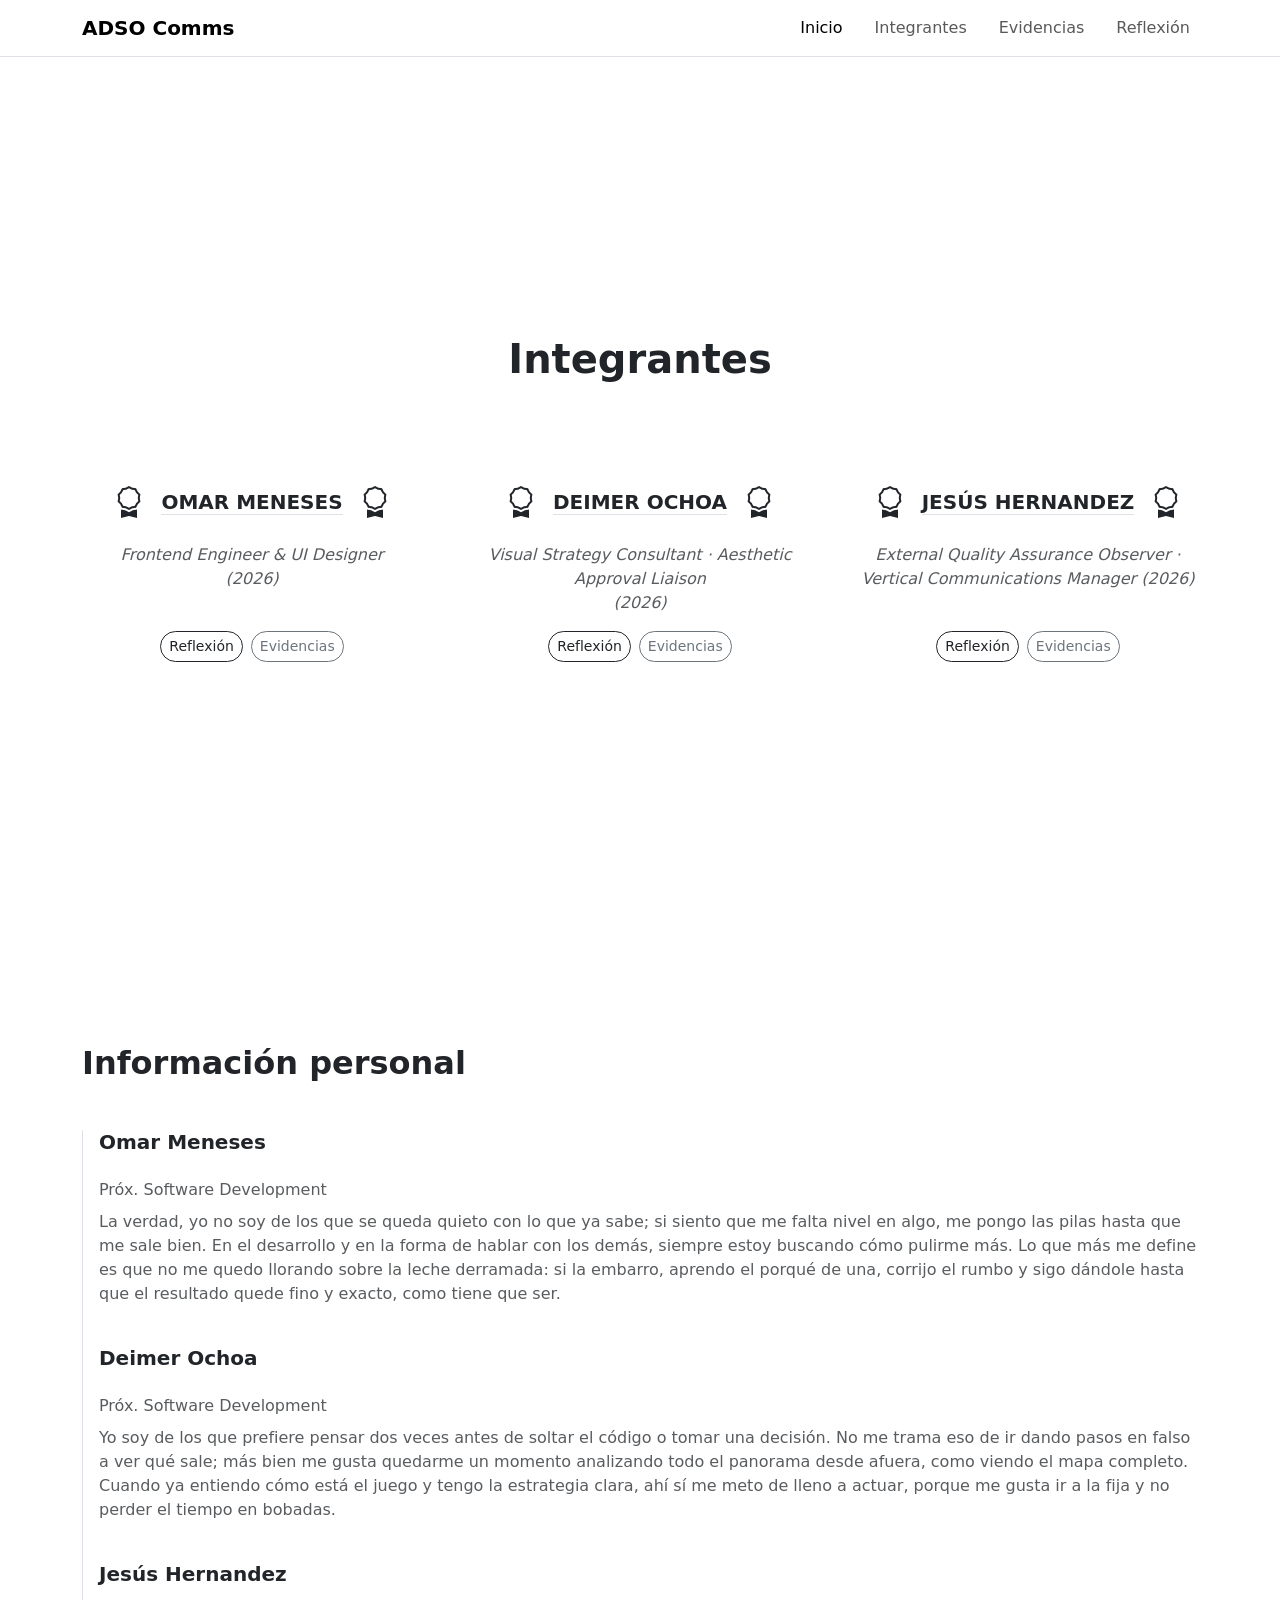
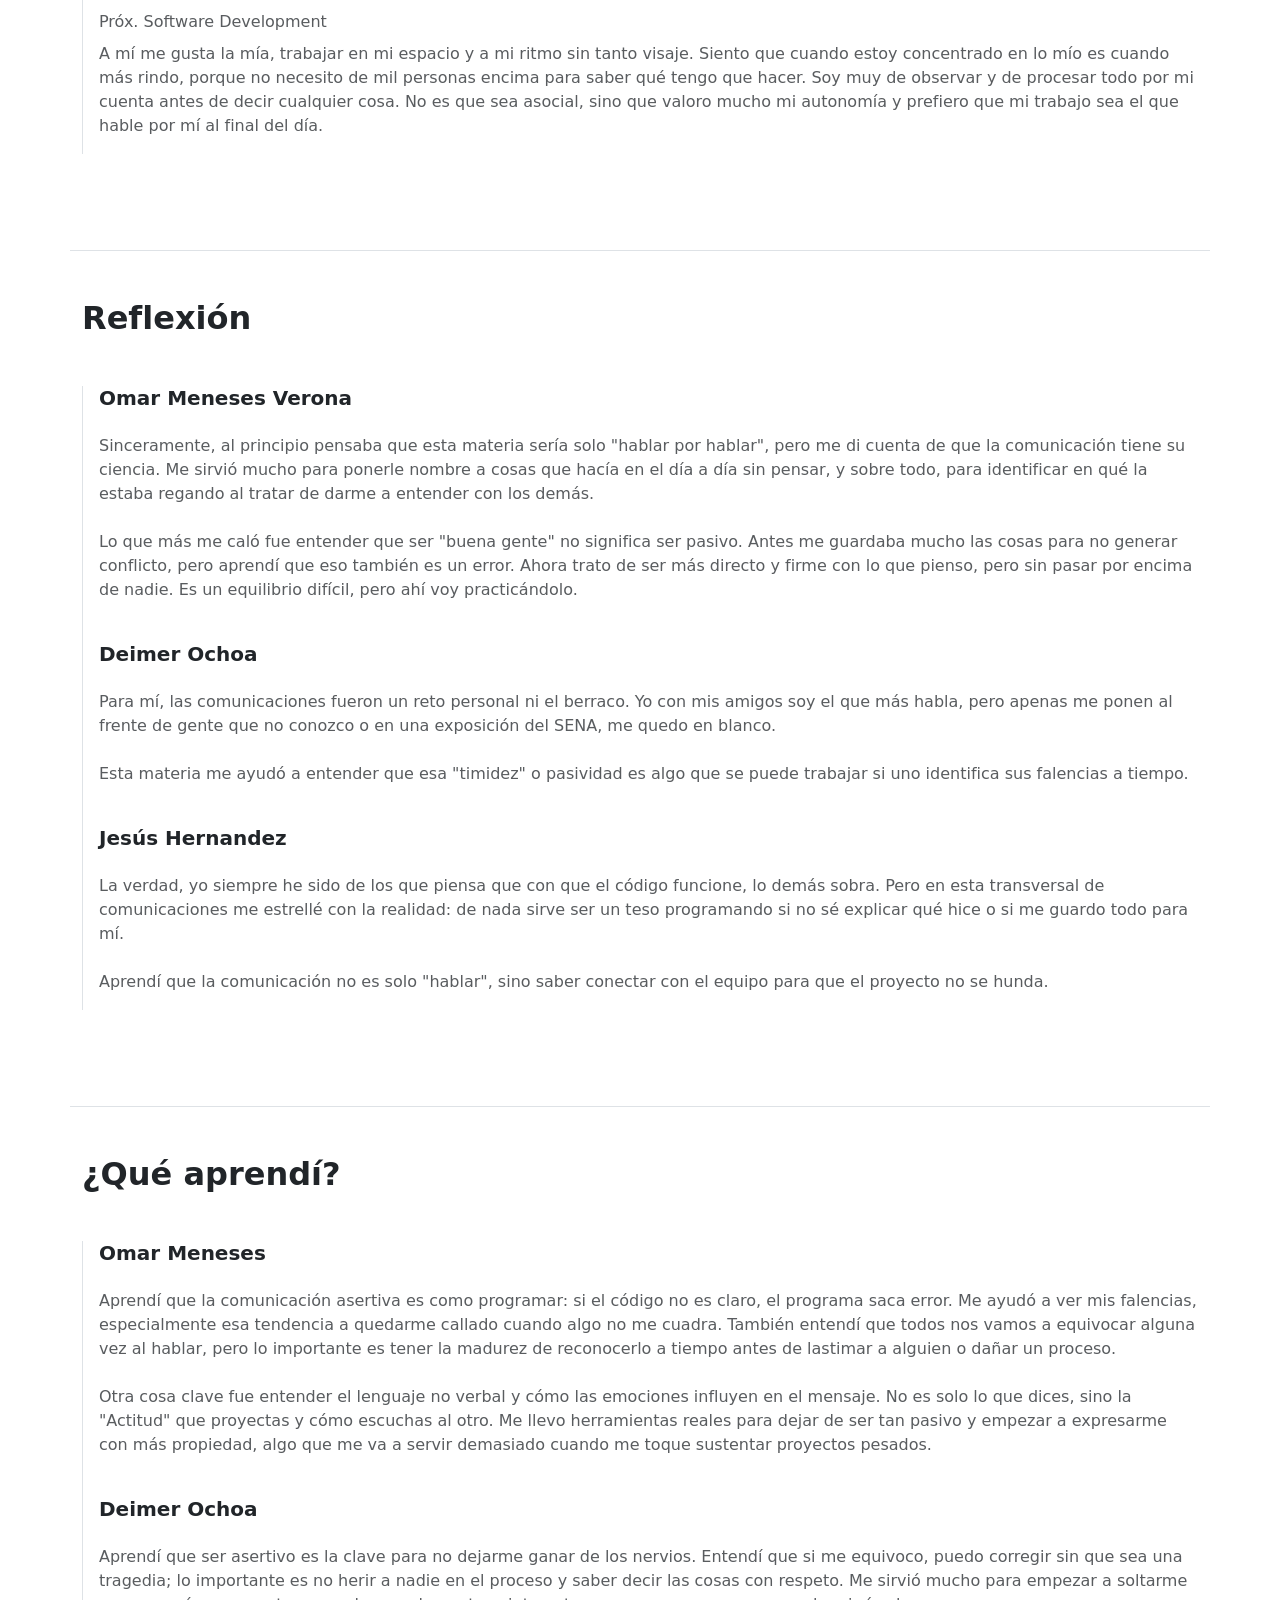
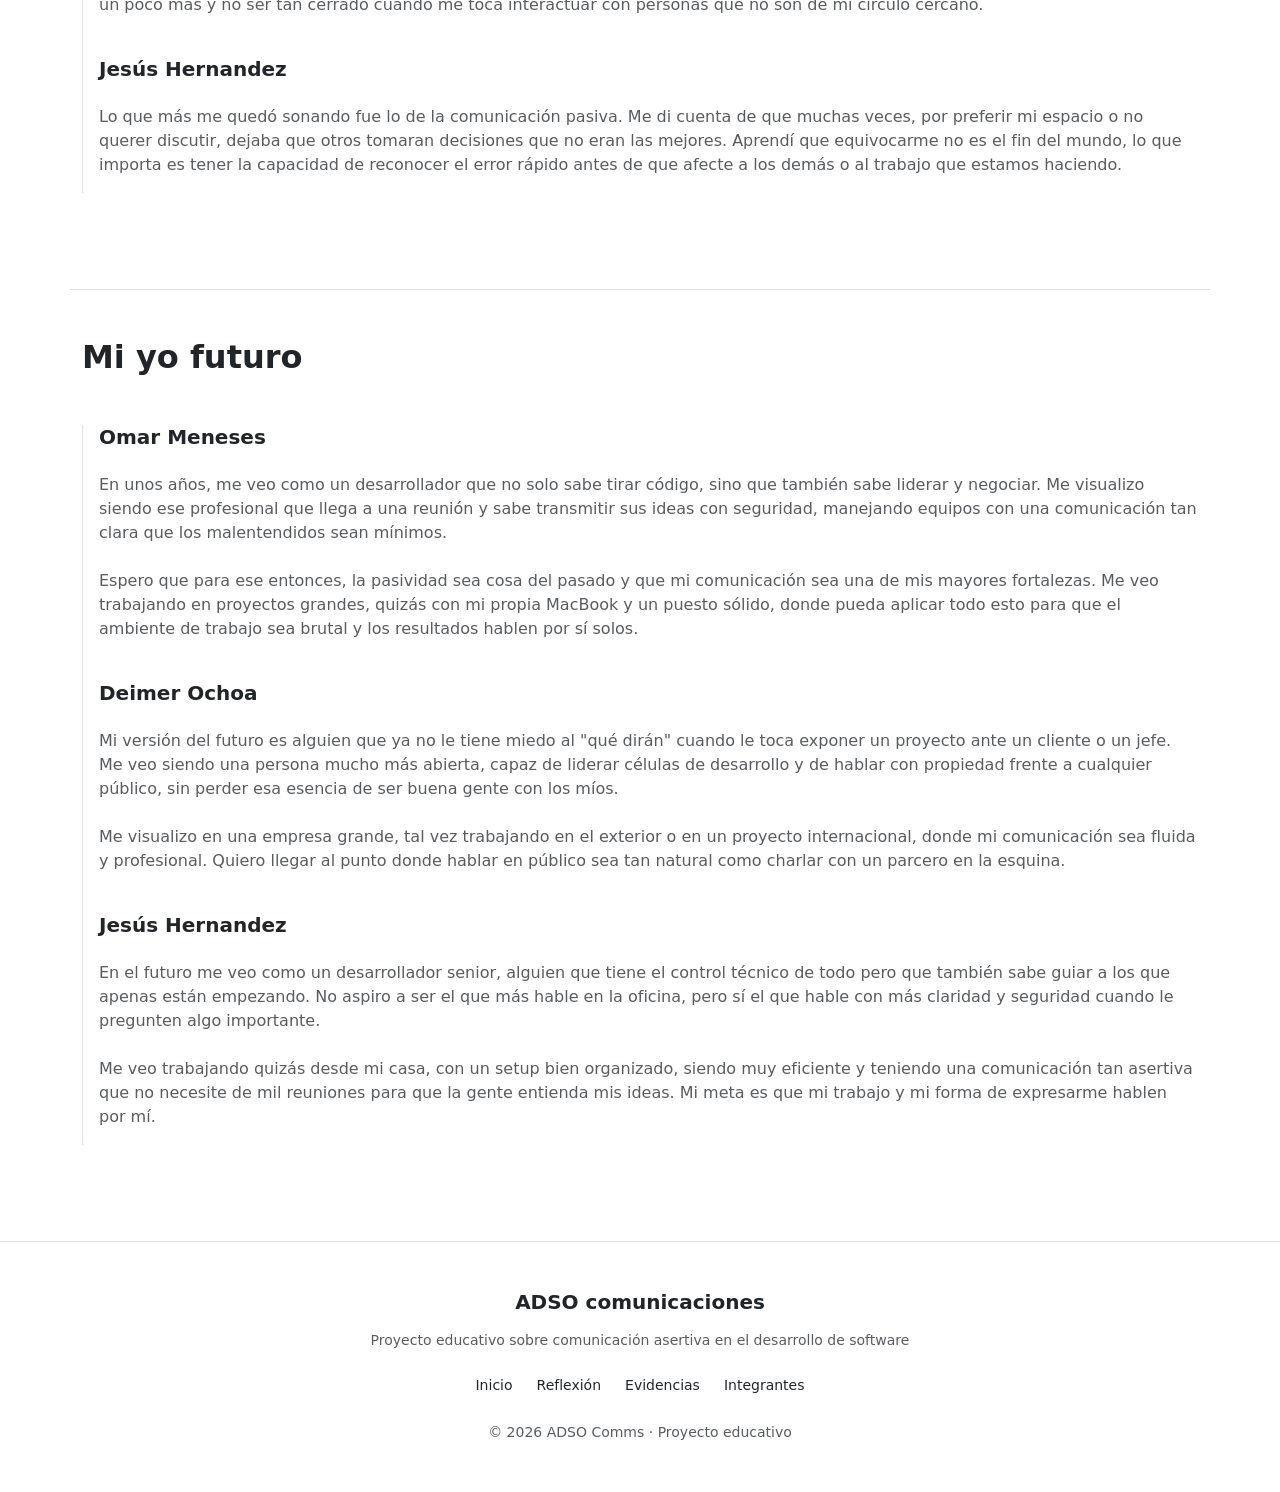
<file: integrantescomms.html>
<!DOCTYPE html>
<html lang="es">
<head>
<meta charset="UTF-8">
<meta name="viewport" content="width=device-width, initial-scale=1.0">
<title>ADSO Comms · Integrantes</title>
<link href="https://cdn.jsdelivr.net/npm/bootstrap@5.3.8/dist/css/bootstrap.min.css" rel="stylesheet">
<link href="https://cdn.jsdelivr.net/npm/bootstrap-icons/font/bootstrap-icons.css" rel="stylesheet">
<link rel="stylesheet" href="index.css">
</head>
<body class="pt-5">

<nav class="navbar navbar-expand-lg bg-white border-bottom fixed-top">
  <div class="container">

    <a class="navbar-brand fw-bold" href="index.html" >ADSO Comms</a>

    <button class="navbar-toggler" type="button" data-bs-toggle="collapse" data-bs-target="#menu">
      <span class="navbar-toggler-icon"></span>
    </button>

    <div class="collapse navbar-collapse justify-content-end" id="menu">
      <ul class="navbar-nav gap-3">
        <li class="nav-item">
          <a class="nav-link active" href="index.html" >Inicio</a>
        </li>
        <li class="nav-item">
          <a class="nav-link" href="integrantescomms.html">Integrantes</a>
        </li>
        <li class="nav-item">
          <a class="nav-link" href="evidenciascomms.html">Evidencias</a>
        </li>
        <li class="nav-item">
          <a class="nav-link" href="integrantescomms.html#reflexion">Reflexión</a>
        </li>
      </ul>
    </div>
  </div>
</nav>

<section class="vh-100 d-flex flex-column justify-content-center text-center">
  <div class="container">  

    <div class="mb-5">
        <h1 class="fw-bold mb-5 text-center">Integrantes</h1>
    </div>

    <div class="row justify-content-center g-5 mt-5 align-items-stretch">

      <div class="col-md-4 d-flex">
        <div class="w-100 d-flex flex-column text-center">

          <div class="d-flex justify-content-center align-items-center gap-3 mb-3">
            <i class="bi bi-award fs-2"></i>
            <h5 class="fw-bold mb-0 border-bottom">OMAR MENESES</h5>
            <i class="bi bi-award fs-2"></i>
          </div>

          <p class="text-muted flex-grow-1">
            <em>Frontend Engineer & UI Designer <br> (2026)</em>
          </p>

          <div class="d-flex justify-content-center gap-2 flex-wrap mt-auto">
            <a href="#reflexion-omar" class="btn btn-outline-dark btn-sm rounded-pill">Reflexión</a>
            <a href="evidenciascomms.html" class="btn btn-outline-secondary btn-sm rounded-pill">Evidencias</a>
          </div>

        </div>
      </div>

      <div class="col-md-4 d-flex">
        <div class="w-100 d-flex flex-column text-center">

          <div class="d-flex justify-content-center align-items-center gap-3 mb-3">
            <i class="bi bi-award fs-2"></i>
            <h5 class="fw-bold mb-0 border-bottom">DEIMER OCHOA</h5>
            <i class="bi bi-award fs-2"></i>
          </div>

          <p class="text-muted flex-grow-1">
            <em>Visual Strategy Consultant · Aesthetic Approval Liaison <br> (2026)</em>
          </p>

          <div class="d-flex justify-content-center gap-2 flex-wrap mt-auto">
            <a href="#reflexion-deimer" class="btn btn-outline-dark btn-sm rounded-pill">Reflexión</a>
            <a href="evidenciascomms.html" class="btn btn-outline-secondary btn-sm rounded-pill">Evidencias</a>
          </div>

        </div>
      </div>

      <div class="col-md-4 d-flex">
        <div class="w-100 d-flex flex-column text-center">

          <div class="d-flex justify-content-center align-items-center gap-3 mb-3">
            <i class="bi bi-award fs-2"></i>
            <h5 class="fw-bold mb-0 border-bottom">JESÚS HERNANDEZ</h5>
            <i class="bi bi-award fs-2"></i>
          </div>

          <p class="text-muted flex-grow-1">
            <em>External Quality Assurance Observer · Vertical Communications Manager (2026)</em>
          </p>

          <div class="d-flex justify-content-center gap-2 flex-wrap mt-auto">
            <a href="#reflexion-jesus" class="btn btn-outline-dark btn-sm rounded-pill">Reflexión</a>
            <a href="evidenciascomms.html" class="btn btn-outline-secondary btn-sm rounded-pill">Evidencias</a>
          </div>

        </div>
      </div>

    </div>
  </div>

</section>


<!-- INFORMACIÓN PERSONAL -->
<section class="container my-5 py-5" >

  <div class="mb-5">
    <h2 class="fw-bold">Información personal</h2>
  </div>

  <div class="d-flex flex-column gap-4 ps-3 border-start">

    <div>
      <h5 class="fw-bold mb-0">Omar Meneses</h5> <br>
      <p class="text-muted mb-2">Próx. Software Development</p>
      <p class="text-muted">
        La verdad, yo no soy de los que se queda quieto con lo que ya sabe; si siento que me falta nivel en algo,
        me pongo las pilas hasta que me sale bien. En el desarrollo y en la forma de hablar con los demás, 
        siempre estoy buscando cómo pulirme más. Lo que más me define es que no me quedo llorando sobre la leche derramada: si la embarro,
        aprendo el porqué de una, corrijo el rumbo y sigo dándole hasta que el resultado quede fino y exacto, como tiene que ser.
      </p>
    </div>
    
    <div>
      <h5 class="fw-bold mb-0">Deimer Ochoa</h5> <br>
      <p class="text-muted mb-2">Próx. Software Development</p>
      <p class="text-muted">
        Yo soy de los que prefiere pensar dos veces antes de soltar el código o tomar una decisión. 
        No me trama eso de ir dando pasos en falso a ver qué sale; más bien me gusta quedarme un momento 
        analizando todo el panorama desde afuera, como viendo el mapa completo. Cuando ya entiendo cómo está 
        el juego y tengo la estrategia clara, ahí sí me meto de lleno a actuar, porque me gusta ir a la fija y no perder el tiempo en bobadas.
      </p>
    </div>

    <div>
      <h5 class="fw-bold mb-0">Jesús Hernandez</h5> <br>
      <p class="text-muted mb-2">Próx. Software Development</p>
      <p class="text-muted">
        A mí me gusta la mía, trabajar en mi espacio y a mi ritmo sin tanto visaje. 
        Siento que cuando estoy concentrado en lo mío es cuando más rindo, 
        porque no necesito de mil personas encima para saber qué tengo que hacer. 
        Soy muy de observar y de procesar todo por mi cuenta antes de decir cualquier cosa. 
        No es que sea asocial, sino que valoro mucho mi autonomía y prefiero que mi trabajo sea el que hable por mí al final del día.
      </p>
    </div>

  </div>

</section>


<!-- REFLEXIÓN -->
<section class="container my-5 py-5 border-top" id="reflexion">

  <div class="mb-5">
    <h2 class="fw-bold">Reflexión</h2>
  </div>

  <div class="d-flex flex-column gap-4 ps-3 border-start">

    <div id="reflexion-omar">
      <h5 class="fw-bold mb-0">Omar Meneses Verona</h5> <br>
      <p class="text-muted">
        Sinceramente, al principio pensaba que esta materia sería solo "hablar por hablar", pero me di cuenta de que la comunicación tiene su ciencia. Me sirvió mucho para ponerle nombre a cosas que hacía en el día a día sin pensar, y sobre todo, para identificar en qué la estaba regando al tratar de darme a entender con los demás.
        <br><br>Lo que más me caló fue entender que ser "buena gente" no significa ser pasivo. Antes me guardaba mucho las cosas para no generar conflicto, pero aprendí que eso también es un error. Ahora trato de ser más directo y firme con lo que pienso, pero sin pasar por encima de nadie. Es un equilibrio difícil, pero ahí voy practicándolo.
      </p>
    </div>
    
    <div id="reflexion-deimer">
      <h5 class="fw-bold mb-0">Deimer Ochoa</h5> <br>
      <p class="text-muted">
        Para mí, las comunicaciones fueron un reto personal ni el berraco. Yo con mis amigos soy el que más habla, pero apenas me ponen al frente de gente que no conozco o en una exposición del SENA, me quedo en blanco. <br><br>
        Esta materia me ayudó a entender que esa "timidez" o pasividad es algo que se puede trabajar si uno identifica sus falencias a tiempo.
      </p>
    </div>
    
    <div id="reflexion-jesus">
      <h5 class="fw-bold mb-0">Jesús Hernandez</h5> <br>
      <p class="text-muted">
        La verdad, yo siempre he sido de los que piensa que con que el código funcione, lo demás sobra. Pero en esta transversal de comunicaciones me estrellé con la realidad: de nada sirve ser un teso programando si no sé explicar qué hice o si me guardo todo para mí.
        <br><br> Aprendí que la comunicación no es solo "hablar", sino saber conectar con el equipo para que el proyecto no se hunda.
      </p>
    </div>


  </div>

</section>


<!-- ¿QUÉ APRENDÍ? -->
<section class="container my-5 py-5 border-top">

  <div class="mb-5">
    <h2 class="fw-bold">¿Qué aprendí?</h2>
  </div>

  <div class="d-flex flex-column gap-4 ps-3 border-start">

    <div>
      <h5 class="fw-bold mb-0">Omar Meneses</h5> <br>
      <p class="text-muted">
        Aprendí que la comunicación asertiva es como programar: si el código no es claro, el programa saca error. Me ayudó a ver mis falencias, especialmente esa tendencia a quedarme callado cuando algo no me cuadra. También entendí que todos nos vamos a equivocar alguna vez al hablar, pero lo importante es tener la madurez de reconocerlo a tiempo antes de lastimar a alguien o dañar un proceso.
        <br> <br>
        Otra cosa clave fue entender el lenguaje no verbal y cómo las emociones influyen en el mensaje. No es solo lo que dices, sino la "Actitud" que proyectas y cómo escuchas al otro. Me llevo herramientas reales para dejar de ser tan pasivo y empezar a expresarme con más propiedad, algo que me va a servir demasiado cuando me toque sustentar proyectos pesados.
      </p>
    </div>

    
    <div>
      <h5 class="fw-bold mb-0">Deimer Ochoa</h5> <br>
      <p class="text-muted">
        Aprendí que ser asertivo es la clave para no dejarme ganar de los nervios. Entendí que si me equivoco, puedo corregir sin que sea una tragedia; lo importante es no herir a nadie en el proceso y saber decir las cosas con respeto. Me sirvió mucho para empezar a soltarme un poco más y no ser tan cerrado cuando me toca interactuar con personas que no son de mi círculo cercano.
      </p>
    </div>

    <div>
      <h5 class="fw-bold mb-0">Jesús Hernandez</h5> <br>
      <p class="text-muted">
        Lo que más me quedó sonando fue lo de la comunicación pasiva. Me di cuenta de que muchas veces, por preferir mi espacio o no querer discutir, dejaba que otros tomaran decisiones que no eran las mejores. Aprendí que equivocarme no es el fin del mundo, lo que importa es tener la capacidad de reconocer el error rápido antes de que afecte a los demás o al trabajo que estamos haciendo.
      </p>
    </div>

  </div>

</section>


<!-- MI YO FUTURO -->
<section class="container my-5 py-5 border-top">

  <div class="mb-5">
    <h2 class="fw-bold">Mi yo futuro</h2>
  </div>

  <div class="d-flex flex-column gap-4 ps-3 border-start">

    <div>
      <h5 class="fw-bold mb-0">Omar Meneses</h5> <br>
      <p class="text-muted">
        En unos años, me veo como un desarrollador que no solo sabe tirar código, sino que también sabe liderar y negociar. Me visualizo siendo ese profesional que llega a una reunión y sabe transmitir sus ideas con seguridad, manejando equipos con una comunicación tan clara que los malentendidos sean mínimos.
        <br><br>
        Espero que para ese entonces, la pasividad sea cosa del pasado y que mi comunicación sea una de mis mayores fortalezas. Me veo trabajando en proyectos grandes, quizás con mi propia MacBook y un puesto sólido, donde pueda aplicar todo esto para que el ambiente de trabajo sea brutal y los resultados hablen por sí solos.
      </p>
    </div>

    <div>
      <h5 class="fw-bold mb-0">Deimer Ochoa</h5> <br>
      <p class="text-muted">
        Mi versión del futuro es alguien que ya no le tiene miedo al "qué dirán" cuando le toca exponer un proyecto ante un cliente o un jefe. Me veo siendo una persona mucho más abierta, capaz de liderar células de desarrollo y de hablar con propiedad frente a cualquier público, sin perder esa esencia de ser buena gente con los míos.
        <br><br>
        Me visualizo en una empresa grande, tal vez trabajando en el exterior o en un proyecto internacional, donde mi comunicación sea fluida y profesional. Quiero llegar al punto donde hablar en público sea tan natural como charlar con un parcero en la esquina.
      </p>
    </div>

    <div>
      <h5 class="fw-bold mb-0">Jesús Hernandez</h5> <br>
      <p class="text-muted">
        En el futuro me veo como un desarrollador senior, alguien que tiene el control técnico de todo pero que también sabe guiar a los que apenas están empezando. No aspiro a ser el que más hable en la oficina, pero sí el que hable con más claridad y seguridad cuando le pregunten algo importante.
        <br><br>
        Me veo trabajando quizás desde mi casa, con un setup bien organizado, siendo muy eficiente y teniendo una comunicación tan asertiva que no necesite de mil reuniones para que la gente entienda mis ideas. Mi meta es que mi trabajo y mi forma de expresarme hablen por mí.
      </p>
    </div>

  </div>

</section>

<footer class="border-top mt-5 py-5">
  <div class="container text-center">
    <!-- MARCA -->
    <h5 class="fw-semibold mb-3">ADSO comunicaciones</h5>
    <!-- DESCRIPCIÓN -->
    <p class="text-muted small mb-4">Proyecto educativo sobre comunicación asertiva en el desarrollo de software</p>
    <!-- NAVEGACIÓN -->
    <div class="d-flex justify-content-center gap-4 mb-4 flex-wrap">
      <a href="index.html"  class="text-dark text-decoration-none small">Inicio</a>
      <a href="integrantescomms.html#reflexion" class="text-dark text-decoration-none small">Reflexión</a>
      <a href="evidenciascomms.html" class="text-dark text-decoration-none small">Evidencias</a>
      <a href="integrantescomms.html" class="text-dark text-decoration-none small">Integrantes</a>
    </div>
    <!-- COPYRIGHT -->
    <small class="text-muted">
      © 2026 ADSO Comms · Proyecto educativo
    </small>
  </div>
</footer>

<script src="https://cdn.jsdelivr.net/npm/bootstrap@5.3.8/dist/js/bootstrap.bundle.min.js"></script>
</body>
</html>
</file>
<file: index.css>
html {
  scroll-behavior: smooth;
}

#reflexion,
#reflexion-omar,
#reflexion-deimer,
#reflexion-jesus {
  scroll-margin-top: 100px;
}

.card:hover {
  transform: translateY(-5px);
  transition: 0.2s;
}


footer a:hover {
  text-decoration: underline;
}

.fixed-carousel {
  height: 480px; /* ajusta a tu gusto */
}

.fixed-carousel .carousel-item {
  height: 100%;
}

.fixed-carousel .carousel-item > div {
  height: 100%;
  display: flex;
  align-items: center;
  justify-content: center;
}
</file>
